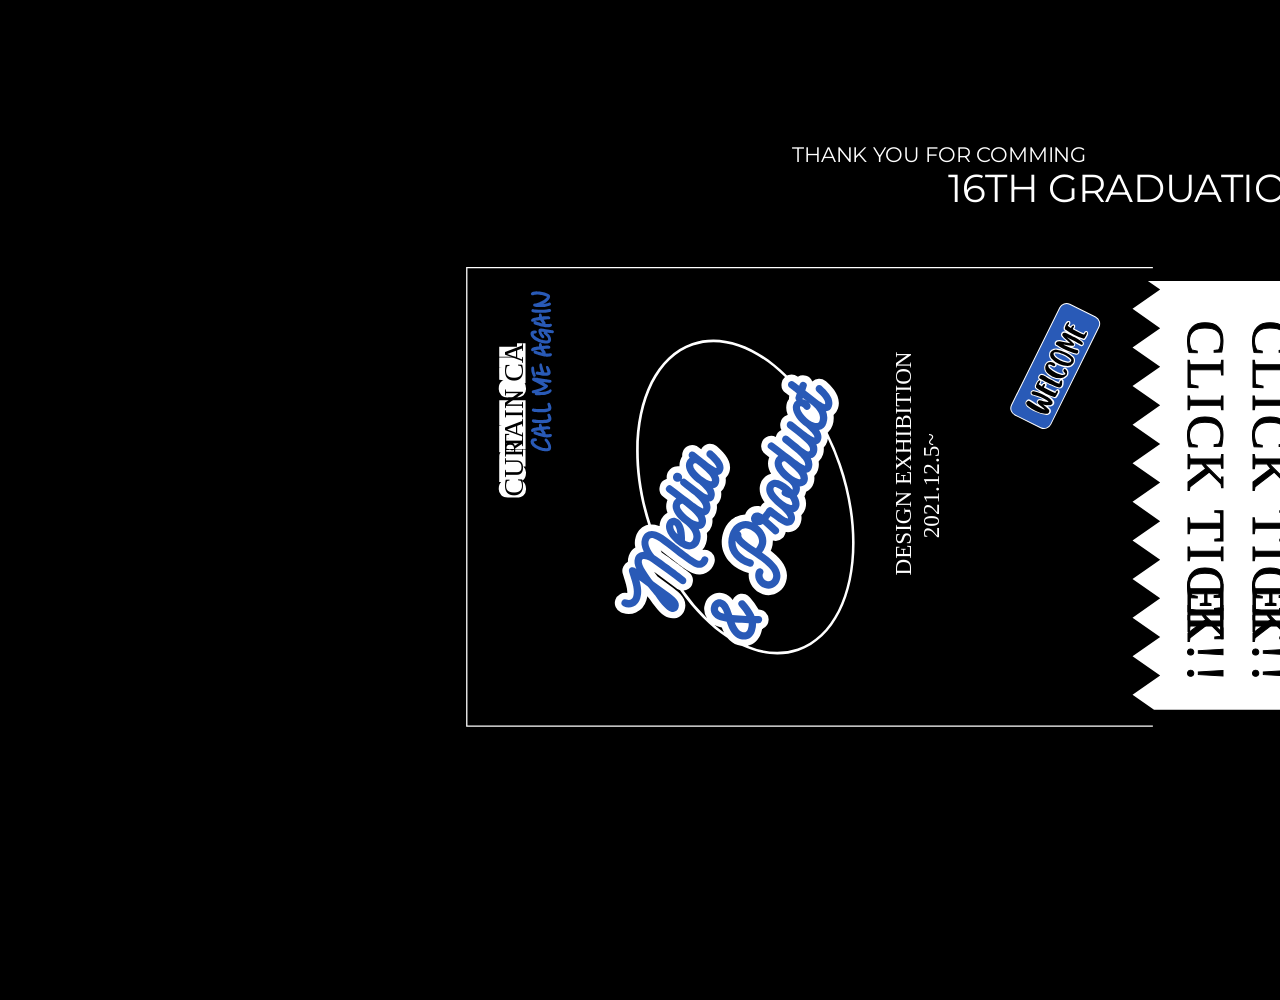
<file: index.html>
<!DOCTYPE html>
<html lang="en">
<head>
	<meta charset="UTF-8">
	<meta name="viewport" content="width=device-width, initial-scale=1.0">
	<link href="https://fonts.googleapis.com/css2?family=Montserrat:wght@800&display=swap" rel="stylesheet">

	<title>Ticket</title>
</head>


<body>
<div class="cont" onclick="location.href='#';">

<svg id="레이어_1" class="ticketbody" data-name="레이어 1" xmlns="http://www.w3.org/2000/svg" width="1920" height="992" viewBox="0 0 1920 992"><defs><style>.cls-1{fill:none;}.cls-2,.cls-7{fill:#295ab7;}.cls-2{stroke:#fff;stroke-miterlimit:10;}.cls-3,.cls-4,.cls-8,.cls-9{fill:#fff;}.cls-4{font-size:23.12px;}.cls-4,.cls-5,.cls-8,.cls-9{font-family:Impact;}.cls-5{font-size:28.03px;}.cls-6{letter-spacing:-0.04em;}.cls-8{font-size:20.6px;letter-spacing:-0.01em;}.cls-9{font-size:38.63px;letter-spacing:-0.01em;}.cls-10{letter-spacing:-0.06em;}</style></defs><rect class="cls-1" x="500.59" y="854.48" width="1.03" height="6.17"/><rect class="cls-2" x="985.53" y="336.25" width="123.51" height="43.67" rx="7.48" transform="translate(261.51 1137.56) rotate(-63.65)"/><path d="M1041.35,404.41a3.19,3.19,0,0,1-2,1.73,6.35,6.35,0,0,1-2.62.18,26.64,26.64,0,0,1-8.91-2.69c-1.63-.81-3.21-1.64-4.69-2.47a24.7,24.7,0,0,1-4.2-3,4.49,4.49,0,0,1-1.34-2,2.8,2.8,0,0,1,0-2.23,3.73,3.73,0,0,1,1.26-1.41,2.18,2.18,0,0,1,2.48-.24c.7.39,1.51.91,2.46,1.57a64.4,64.4,0,0,0,9,5.5l1.24.57-2-1.65a14.11,14.11,0,0,1-2.57-2.3,3,3,0,0,1-.76-1.26,2,2,0,0,1,.17-1.46,3.42,3.42,0,0,1,1.16-1.42c.92-.53,2.59-.34,5.26.58a21.91,21.91,0,0,0,2.49.62,8.86,8.86,0,0,0,1.09.12,4.76,4.76,0,0,0-.74-.53l-2.62-1.42a54.76,54.76,0,0,0-7.16-2.95l-3.63-1.19-1-.52a2,2,0,0,1-1-1.17,1.82,1.82,0,0,1,.11-1.41,2.54,2.54,0,0,1,2.87-1.39,35,35,0,0,1,3.66,1l3.33,1.29c1.08.43,2.14.9,3.16,1.4,1.66.87,2.92,1.55,3.79,2,2.84,1.68,4.54,3.32,5.19,5a3.29,3.29,0,0,1-.16,2.45,3.25,3.25,0,0,1-1.64,1.54,6.29,6.29,0,0,1-2.29.51,21.9,21.9,0,0,1-3.51-.25l.41.32,3,2.71a2.84,2.84,0,0,1,1,1.87A3.37,3.37,0,0,1,1041.35,404.41Z"/><path d="M1049.93,385c-1.91,3.86-2.53,4.34-3,4.48a1.91,1.91,0,0,1-1.33-.1,61,61,0,0,1-8.77-3.51c-1.68-.86-3.13-1.64-4.29-2.34s-2.52-1.58-4.09-2.65a3.73,3.73,0,0,1-1.37-1.43,3.25,3.25,0,0,1,.11-2.3,14.9,14.9,0,0,1,.83-2.09c.85-1.72,1.68-2.75,2.54-3.14a1.52,1.52,0,0,1,1.33,0,1.3,1.3,0,0,1,.67,1.33v.09l-.3,1-1,1.59c.75.47,1.47,1,2.18,1.48l.12-.25a5,5,0,0,1,.66-1,3.74,3.74,0,0,1,1-.8,1.49,1.49,0,0,1,1.45-.09,1.38,1.38,0,0,1,.7,1.48,4.28,4.28,0,0,1-.39,1.16,11.26,11.26,0,0,1-.61,1.12l-.11.12,0,0,6.21,3.2a42.71,42.71,0,0,0,3.92,1.72l.21.1a12.67,12.67,0,0,1,.76-1.31v0a2.08,2.08,0,0,1,.35-.5,2.74,2.74,0,0,1,.48-.43,1.13,1.13,0,0,1,1-.15h.07l.06,0a1.49,1.49,0,0,1,.86,1.29A3,3,0,0,1,1049.93,385Z"/><path d="M1053.52,378.8l0,.05a3.1,3.1,0,0,1-3.5.87,25.61,25.61,0,0,1-3.76-1.16c-1-.42-2.09-.91-3.2-1.46l-2-.9L1038.8,375c-1.47-.72-2.93-1.52-4.32-2.36l-3.11-1.73a2.75,2.75,0,0,1-.66-.51,1.29,1.29,0,0,1-.26-1.08v-.07l.38-1.06a3.26,3.26,0,0,1,1.89-1.73,3.36,3.36,0,0,1,2.66.26,42.24,42.24,0,0,1,4.2,2.4c1,.64,2.13,1.28,3.22,1.89.81.39,1.63.82,2.43,1.28s1.57.86,2.38,1.26l1.62.74a7.6,7.6,0,0,0,1.25.47l.41.13v-.08c0-.22,0-.45.06-.68a2.93,2.93,0,0,1,.28-.87,3.41,3.41,0,0,1,.93-1.13,1.41,1.41,0,0,1,1.61-.28,1.5,1.5,0,0,1,.78.91,2.11,2.11,0,0,1,.12,1,21.63,21.63,0,0,1-.27,3.22V377l-.39.92Z"/><path d="M1059.06,366.83a5.64,5.64,0,0,1-1,1.37,7.68,7.68,0,0,1-5.95,2.66,18.43,18.43,0,0,1-8.45-2,20.68,20.68,0,0,1-4.3-2.95,9.37,9.37,0,0,1-2.81-4.43,6.73,6.73,0,0,1,.48-4.94,6.2,6.2,0,0,1,2-2.33,6,6,0,0,1,3-1,6.86,6.86,0,0,1,3.56.81,4.46,4.46,0,0,1,2,2.06,1.56,1.56,0,0,1,0,1.47,2.3,2.3,0,0,1-3.09.89l-1.34-.83a5.26,5.26,0,0,0-1.77-.44c-.69-.06-.84.08-.84.08a1.09,1.09,0,0,0,0,.5,3.94,3.94,0,0,0,1.69,2.75,26.3,26.3,0,0,0,5.49,3.64c1.06.53,2,1,2.89,1.28a17.51,17.51,0,0,0,2.89.78,6.22,6.22,0,0,0,1.94-.1c.83-.16,1-.38,1-.38a.92.92,0,0,0-.2-.43,3.8,3.8,0,0,0-.9-.93,2.39,2.39,0,0,1-.81-1.52,2.64,2.64,0,0,1,.26-1.41,4.59,4.59,0,0,1,.87-1,1.31,1.31,0,0,1,1.5-.08l.37.26a5.46,5.46,0,0,1,1.76,5.71l-.24.59Z"/><path d="M1066,354.9a5.52,5.52,0,0,1-.8,1.19,6.83,6.83,0,0,1-5.51,2.72,20.36,20.36,0,0,1-8.46-1.91l-1-.46a21.91,21.91,0,0,1-6.92-5.11,7.42,7.42,0,0,1-1.75-3.51,5.52,5.52,0,0,1,4.2-6.47,8.64,8.64,0,0,1,2.89-.25c2.72.17,6.17,1.28,10.26,3.31a23.8,23.8,0,0,1,5.37,3.67,5.64,5.64,0,0,1,2.09,5.63A4.14,4.14,0,0,1,1066,354.9Zm-19.79-9.6a2.52,2.52,0,0,0,.63,2.19,11.12,11.12,0,0,0,2.59,2.47,33.55,33.55,0,0,0,3.23,1.88,27.32,27.32,0,0,0,5.83,2,5,5,0,0,0,2.56.17,1.89,1.89,0,0,0,1.34-1l.25-.74a.66.66,0,0,0-.08-.37,5.72,5.72,0,0,0-.53-.75l-.13-.08a16,16,0,0,0-2.65-2.05c-1-.6-2-1.18-3-1.71a24.1,24.1,0,0,0-3.15-1.27,13.71,13.71,0,0,0-4.69-1.07,4.46,4.46,0,0,0-1.34-.05A2.11,2.11,0,0,0,1046.25,345.3Z"/><path d="M1075,336.44a1.81,1.81,0,0,1-2.39.84,9.52,9.52,0,0,1-1.69-1c-.89-.6-2.81-1.67-5.69-3.16l-2-1-1-.46c1.31,1.19,2.57,2.43,3.78,3.69a1.69,1.69,0,0,1,.39,1.93,1.82,1.82,0,0,1-1,.87,4.77,4.77,0,0,1-2.24.21h-.1c-1.23-.1-2.44-.25-3.66-.44,1.07.46,2.15.9,3.26,1.32l1.07.41a24.18,24.18,0,0,0,5,1.55l1,.22.07,0a1.53,1.53,0,0,1,.81,1.17,3,3,0,0,1-.22,2.12,2.1,2.1,0,0,1-2.4,1.37,25.77,25.77,0,0,1-3.53-.93,81.52,81.52,0,0,1-9.76-4.07,61.65,61.65,0,0,1-6.33-3.62l-.25-.15a2.53,2.53,0,0,1-.82-.64,1.6,1.6,0,0,1-.32-1.37s.23-.72.24-.73a3.23,3.23,0,0,1,1.9-1.74,6.27,6.27,0,0,1,2.47-.33,10.54,10.54,0,0,1,2.51.42,61.69,61.69,0,0,0,6.14,1.2c-1.58-1.45-2.59-2.35-3-2.69a19.59,19.59,0,0,1-2.46-2.34,9.87,9.87,0,0,1-1-1.22,1.87,1.87,0,0,1-.35-1.24,3.21,3.21,0,0,1,.31-1.27,2.85,2.85,0,0,1,3.47-1.31c1.3.5,2.57,1.05,3.79,1.66,3.3,1.65,5.29,2.66,6,3a38,38,0,0,1,6.1,3.8,10,10,0,0,1,1.68,1.48,2.07,2.07,0,0,1,.4,2.27l0,.14Z"/><path d="M1078.85,326.6c-1.91,3.86-2.54,4.33-3,4.48a1.91,1.91,0,0,1-1.33-.11,59.86,59.86,0,0,1-8.77-3.51c-1.68-.85-3.13-1.64-4.29-2.33s-2.52-1.58-4.09-2.66A3.66,3.66,0,0,1,1056,321a3.2,3.2,0,0,1,.11-2.3,13.66,13.66,0,0,1,.83-2.08c.85-1.72,1.68-2.75,2.54-3.14a1.56,1.56,0,0,1,1.33,0,1.33,1.33,0,0,1,.67,1.34v.08l-.3,1-1,1.6c.75.46,1.47,1,2.18,1.48l.12-.25a5.38,5.38,0,0,1,.65-1,3.67,3.67,0,0,1,1-.8,1.51,1.51,0,0,1,1.46-.1,1.4,1.4,0,0,1,.7,1.49,4.57,4.57,0,0,1-.39,1.15c-.53,1-.58,1.08-.61,1.13l-.11.12,0,0,6.21,3.19a42.71,42.71,0,0,0,3.92,1.72l.21.11a15.15,15.15,0,0,1,.75-1.32l0,0a2.08,2.08,0,0,1,.35-.5,2.39,2.39,0,0,1,.48-.43,1.17,1.17,0,0,1,.95-.16l.06,0,.07,0a1.49,1.49,0,0,1,.86,1.29A3,3,0,0,1,1078.85,326.6Z"/><path class="cls-3" d="M1048.45,344.31a4.53,4.53,0,0,0-1.46,0,2.71,2.71,0,0,0-1.34.66,3.11,3.11,0,0,0,.72,2.94,11.25,11.25,0,0,0,2.72,2.59,32.59,32.59,0,0,0,3.28,1.92,27.62,27.62,0,0,0,6,2,5.62,5.62,0,0,0,2.82.18,2.57,2.57,0,0,0,1.78-1.35l.28-.82a1.3,1.3,0,0,0-.12-.88,6,6,0,0,0-.68-.92l-.1-.05a17.19,17.19,0,0,0-2.74-2.13c-1-.62-2-1.19-3-1.73a24.71,24.71,0,0,0-3.24-1.32A14.47,14.47,0,0,0,1048.45,344.31Zm10.47,5.2a15.34,15.34,0,0,1,2.55,2l.14.13,0,0a3.92,3.92,0,0,1,.37.52l-.21.61a1.3,1.3,0,0,1-.9.62,4.23,4.23,0,0,1-2.15-.15l-.06,0h-.06a25.78,25.78,0,0,1-5.7-1.94,34.39,34.39,0,0,1-3.15-1.83,10.36,10.36,0,0,1-2.42-2.32l0,0,0,0a1.94,1.94,0,0,1-.53-1.42,1.37,1.37,0,0,1,.38-.14,3.59,3.59,0,0,1,1.07,0h.15a13.21,13.21,0,0,1,4.44,1h0l.05,0a22.18,22.18,0,0,1,3.07,1.25C1057,348.35,1058,348.91,1058.92,349.51Z"/><path class="cls-3" d="M1062,316.47l.09-.15.05-.16.25-.84,0-.16V315a1.9,1.9,0,0,0-1-1.9,2.12,2.12,0,0,0-1.83,0c-1,.48-1.94,1.57-2.87,3.44a15.18,15.18,0,0,0-.88,2.19,3.71,3.71,0,0,0-.07,2.74,4.25,4.25,0,0,0,1.59,1.69l1.2.82c-.34-.15-.68-.29-1-.42a3.42,3.42,0,0,0-4.15,1.43l-.06.08,0,.09a3.64,3.64,0,0,0-.38,1.53,2.48,2.48,0,0,0,.48,1.64,9.88,9.88,0,0,0,1,1.28A22.22,22.22,0,0,0,1057,332c.25.2.73.62,1.43,1.25-1.36-.24-2.71-.53-4.05-.86a11.31,11.31,0,0,0-2.59-.44,7.27,7.27,0,0,0-2.71.37,3.86,3.86,0,0,0-2.24,2l0,.08,0,.08-.21.6,0,.1,0,.1a2.25,2.25,0,0,0,.47,1.88,3.23,3.23,0,0,0,1,.79l.22.14a61.8,61.8,0,0,0,6.37,3.63l.93.45a23.06,23.06,0,0,0-6.83-1.74,9.27,9.27,0,0,0-3.07.28,6.16,6.16,0,0,0-4.66,7.19,8.07,8.07,0,0,0,1.89,3.8c.32.36.68.72,1,1.07a6,6,0,0,0-1.63-.11,6.51,6.51,0,0,0-3.27,1.16,6.81,6.81,0,0,0-2.19,2.57,7.34,7.34,0,0,0-.52,5.38,10,10,0,0,0,3,4.71,21.81,21.81,0,0,0,4.45,3.06,19.36,19.36,0,0,0,8.4,2l-.15.1a4.19,4.19,0,0,0-1.09,1.34,3.47,3.47,0,0,0-.34,1.05v0a6,6,0,0,1-.81-.33L1048,373c-.75-.37-1.54-.79-2.32-1.22s-1.63-.89-2.47-1.31c-1-.58-2.13-1.21-3.17-1.85a38,38,0,0,0-4.23-2.42,4,4,0,0,0-3.15-.3,3.87,3.87,0,0,0-2.21,2l0,.06,0,.07-.35,1,0,.14,0,.14a1.9,1.9,0,0,0,.41,1.57,3.2,3.2,0,0,0,.64.52,2.22,2.22,0,0,0-.31.1c-1,.47-1.94,1.56-2.87,3.44a14.62,14.62,0,0,0-.88,2.18,3.79,3.79,0,0,0-.07,2.75,4.3,4.3,0,0,0,1.59,1.68c1.57,1.08,3,2,4.12,2.67l.07,0c-.92-.36-1.84-.72-2.8-1.08l0,0h0a37.08,37.08,0,0,0-3.72-1,3.16,3.16,0,0,0-3.51,1.64l0,0,0,0a2.51,2.51,0,0,0-.14,1.88,2.66,2.66,0,0,0,1.17,1.48l.05,0,.06,0,1,.48.08,0,.09,0,3.62,1.19a54.79,54.79,0,0,1,7,2.86c-2.65-.89-4.33-1-5.37-.42a4,4,0,0,0-1.43,1.69,2.66,2.66,0,0,0-.22,1.9,3.65,3.65,0,0,0,.92,1.54l.32.35q-2.61-1.53-5.21-3.41a28.63,28.63,0,0,0-2.49-1.6h0l0,0a2.83,2.83,0,0,0-3.16.32,4.36,4.36,0,0,0-1.43,1.61,3.46,3.46,0,0,0-.07,2.71,5.1,5.1,0,0,0,1.53,2.27,25.88,25.88,0,0,0,4.3,3c1.49.83,3.07,1.66,4.72,2.48a27.32,27.32,0,0,0,9.14,2.75,6.82,6.82,0,0,0,2.85-.2,3.9,3.9,0,0,0,2.4-2,4,4,0,0,0,.39-2.23,3.49,3.49,0,0,0-1.23-2.27l-1.9-1.73c.53,0,1.07.05,1.6,0a6.85,6.85,0,0,0,2.54-.55,3.81,3.81,0,0,0,2.17-4.68v-.05l0-.06c-.66-1.7-2.24-3.32-4.82-4.94,1.62.66,3.27,1.27,4.94,1.79a2.53,2.53,0,0,0,1.72.1c.64-.22,1.3-.71,3.32-4.79a3.73,3.73,0,0,0,.31-2.32,2.11,2.11,0,0,0-1.2-1.72l-.12-.06-.14,0a1.75,1.75,0,0,0-1.43.23,2.85,2.85,0,0,0-.61.54,3.39,3.39,0,0,0-.46.66c-.16.25-.32.52-.48.8-1.14-.44-2.34-1-3.58-1.59l-5.62-2.9c.09-.17.2-.39.37-.7h0a4.8,4.8,0,0,0,.44-1.23l0-.09v-.09a2.07,2.07,0,0,0-.65-1.81l1,.52,2.18,1.17,0,0,0,0,2,.91c1.09.54,2.18,1,3.22,1.46a24.63,24.63,0,0,0,3.85,1.19,3.71,3.71,0,0,0,4.09-1l.1-.11.08-.12.44-.77,0-.07,0-.08.34-.82.06-.13,0-.15a22.28,22.28,0,0,0,.29-3.32,2.88,2.88,0,0,0-.16-1.18,2.13,2.13,0,0,0-1-1.2,8.11,8.11,0,0,0,4.5-2.67,6,6,0,0,0,1-1.5l0,0v0l.2-.48,0-.09,0-.1a6.12,6.12,0,0,0-1.88-6.28l-.06-.05-.06,0-.28-.2-.08-.06-.1-.05a1.94,1.94,0,0,0-2.17.15,4.88,4.88,0,0,0-1,1.12l0,.06,0,.07a3.23,3.23,0,0,0-.32,1.76,3,3,0,0,0,.89,1.82l.08.08.09.06a3.23,3.23,0,0,1,.6.57l-.22.05a5.79,5.79,0,0,1-1.74.09,16.09,16.09,0,0,1-2.75-.75,28.57,28.57,0,0,1-2.83-1.25,25.79,25.79,0,0,1-5.32-3.51l0,0,0,0a3.39,3.39,0,0,1-1.41-2.22h.14a5,5,0,0,1,1.55.38l1.24.77,0,0,0,0a2.86,2.86,0,0,0,3.8-1l.07-.09,0-.1a2.14,2.14,0,0,0,.09-1.7c.45.25.9.51,1.38.75l1,.48a20.82,20.82,0,0,0,8.67,2,7.5,7.5,0,0,0,6-3,6.15,6.15,0,0,0,.87-1.3,4.73,4.73,0,0,0,.43-1.38,6.31,6.31,0,0,0-2.34-6.22,24.65,24.65,0,0,0-5.3-3.65q2.49,1,5.06,1.93a26.7,26.7,0,0,0,3.62.95,2.7,2.7,0,0,0,3.07-1.7,3.62,3.62,0,0,0,.26-2.57,2.14,2.14,0,0,0-1.14-1.56l-.12-.06-.14,0-.86-.21a23.38,23.38,0,0,1-4.86-1.51l-.15-.05a5.47,5.47,0,0,0,1.7-.29h0l0,0a2.43,2.43,0,0,0,1.29-1.16,2.26,2.26,0,0,0-.43-2.56l0,0,0,0c-.27-.29-.55-.57-.83-.86,2.49,1.3,4.17,2.24,5,2.8a11,11,0,0,0,1.63,1l.1,0,.11,0a2.46,2.46,0,0,0,3.12-1.16l.06-.12,0-.12v0a2.66,2.66,0,0,0-.47-2.83l0,0,0,0a10.19,10.19,0,0,0-1.79-1.58c-.68-.52-1.38-1-2.1-1.48q1.62.61,3.27,1.14a2.56,2.56,0,0,0,1.71.1c.65-.22,1.31-.71,3.33-4.8a3.69,3.69,0,0,0,.31-2.31,2.1,2.1,0,0,0-1.2-1.72l-.13-.07-.13,0a1.81,1.81,0,0,0-1.44.24,3.06,3.06,0,0,0-.6.54,2.88,2.88,0,0,0-.46.66c-.16.25-.32.51-.48.8-1.14-.45-2.34-1-3.58-1.59l-5.62-2.91.37-.7h0a5.37,5.37,0,0,0,.44-1.23l0-.09v-.09a2,2,0,0,0-1-2.09,2.13,2.13,0,0,0-2,.11,4,4,0,0,0-1.16.94,4.46,4.46,0,0,0-.52.71l-1.11-.75ZM1039.57,389q4,2.38,4.92,4.71a2.57,2.57,0,0,1-1.47,3.19,5.27,5.27,0,0,1-2.06.45,20.47,20.47,0,0,1-4.94-.53,3.29,3.29,0,0,0-1.14-.28c.58.42,1.13.83,1.63,1.23l1,.77,3,2.68a2.25,2.25,0,0,1,.82,1.47,2.74,2.74,0,0,1-.27,1.55,2.62,2.62,0,0,1-1.64,1.4,5.61,5.61,0,0,1-2.36.16,25.9,25.9,0,0,1-8.72-2.63c-1.62-.8-3.18-1.62-4.66-2.45a24.32,24.32,0,0,1-4.1-2.88,3.87,3.87,0,0,1-1.16-1.72,2.24,2.24,0,0,1,0-1.75,3,3,0,0,1,1.06-1.17,1.6,1.6,0,0,1,1.85-.2,26.2,26.2,0,0,1,2.37,1.53,66,66,0,0,0,9.13,5.54l1.9.88a9.4,9.4,0,0,0,1.75.64.15.15,0,0,0,.18-.1.27.27,0,0,0,0-.35c-.1-.09-1.39-1.16-3.87-3.19a13.48,13.48,0,0,1-2.51-2.23,2.62,2.62,0,0,1-.63-1,1.41,1.41,0,0,1,.14-1,2.76,2.76,0,0,1,.93-1.17c.71-.41,2.29-.2,4.72.65a24.15,24.15,0,0,0,2.59.64,11.48,11.48,0,0,0,2.56.12,5.55,5.55,0,0,0-1.79-1.69l-2.64-1.43a54.12,54.12,0,0,0-7.26-3l-3.63-1.19-1-.49a1.37,1.37,0,0,1-.64-.79,1.23,1.23,0,0,1,.07-1,2,2,0,0,1,2.2-1.05,36.07,36.07,0,0,1,3.58,1l3.29,1.28c1.07.42,2.11.89,3.12,1.38C1037.46,387.84,1038.71,388.51,1039.57,389Zm-2.48-12.18a4.32,4.32,0,0,1-.33.93c-.34.64-.53,1-.56,1a.55.55,0,0,1-.14.12,1.72,1.72,0,0,0-.18.45c0,.12.12.27.42.47l6.26,3.23c1.38.68,2.71,1.27,4,1.75l.31.15c.27.13.49,0,.65-.28a13.5,13.5,0,0,1,.75-1.32,2,2,0,0,1,.31-.46,2.25,2.25,0,0,1,.37-.33.51.51,0,0,1,.44-.06.85.85,0,0,1,.52.76,2.47,2.47,0,0,1-.19,1.6q-2,3.94-2.6,4.17a1.39,1.39,0,0,1-.91-.1,58.62,58.62,0,0,1-8.71-3.49c-1.69-.85-3.1-1.62-4.25-2.31s-2.51-1.56-4.06-2.63a3.2,3.2,0,0,1-1.16-1.18,2.75,2.75,0,0,1,.14-1.85,13.62,13.62,0,0,1,.79-2,6,6,0,0,1,2.25-2.85,1,1,0,0,1,.79-.05c.22.11.33.37.32.77l-.25.83L1030.9,376a.3.3,0,0,0,.16.46,30.72,30.72,0,0,1,2.81,1.94c.08,0,.18,0,.29-.24l.31-.58a4.38,4.38,0,0,1,.56-.86,3.13,3.13,0,0,1,.82-.66.89.89,0,0,1,.87-.08C1037,376.08,1037.12,376.37,1037.09,376.82Zm-2.77-3.58c.82.49,1.68,1,2.56,1.44a2.17,2.17,0,0,0-1.63.25,4.28,4.28,0,0,0-1.16.94,4.46,4.46,0,0,0-.52.71l-1.1-.75.63-1,.09-.14,0-.17.25-.83.06-.17v-.17a2.52,2.52,0,0,0-.06-.58Zm19.79-.24a1.54,1.54,0,0,1,.09.72,20.45,20.45,0,0,1-.27,3.18l-.34.82-.44.77a2.47,2.47,0,0,1-2.84.7,24.27,24.27,0,0,1-3.73-1.14c-1-.42-2.07-.9-3.16-1.44l-2-.92-2.21-1.19c-1.47-.73-2.91-1.51-4.3-2.35l-3.13-1.74a2.29,2.29,0,0,1-.5-.38.77.77,0,0,1-.1-.59l.35-1a2.63,2.63,0,0,1,1.51-1.37,2.82,2.82,0,0,1,2.19.23,39.7,39.7,0,0,1,4.12,2.37c1.07.65,2.15,1.29,3.27,1.91.82.4,1.63.83,2.42,1.27s1.6.87,2.42,1.28l1.64.75a7.42,7.42,0,0,0,1.34.51l.71.22c.23.07.37,0,.43-.08s.05-.46.06-.67,0-.41.06-.62a2.24,2.24,0,0,1,.22-.68,2.86,2.86,0,0,1,.76-.93.87.87,0,0,1,1-.2A.88.88,0,0,1,1054.11,373Zm-6.83-16.57a.93.93,0,0,1,0,.91,1.65,1.65,0,0,1-2.25.61l-1.29-.8a5.76,5.76,0,0,0-2-.53c-.79-.07-1.28.07-1.46.43a1.58,1.58,0,0,0,0,.87,4.57,4.57,0,0,0,1.94,3.16,26.73,26.73,0,0,0,5.58,3.69,28.89,28.89,0,0,0,3,1.3,17.21,17.21,0,0,0,3,.82,6.79,6.79,0,0,0,2.18-.11c.76-.15,1.23-.39,1.39-.71A1.09,1.09,0,0,0,1057,365a4.23,4.23,0,0,0-1.06-1.09,1.68,1.68,0,0,1-.54-1.06,1.92,1.92,0,0,1,.2-1.08,3.58,3.58,0,0,1,.7-.84.73.73,0,0,1,.83,0l.28.2a4.85,4.85,0,0,1,1.52,5.06l-.21.48a4.76,4.76,0,0,1-.85,1.2,7,7,0,0,1-5.5,2.48,17.77,17.77,0,0,1-8.17-1.94,20.08,20.08,0,0,1-4.17-2.86,8.71,8.71,0,0,1-2.62-4.13,6.1,6.1,0,0,1,.44-4.49,5.59,5.59,0,0,1,1.79-2.1,5.25,5.25,0,0,1,2.65-.93,6.14,6.14,0,0,1,3.24.74A3.88,3.88,0,0,1,1047.28,356.43Zm16.54-7.92a5,5,0,0,1,1.9,5.05,3.35,3.35,0,0,1-.32,1,4.74,4.74,0,0,1-.71,1.05,6.21,6.21,0,0,1-5,2.51,19.57,19.57,0,0,1-8.18-1.85l-1-.47a21,21,0,0,1-6.71-4.95,6.69,6.69,0,0,1-1.6-3.2,5,5,0,0,1,.4-3.14,4.93,4.93,0,0,1,3.35-2.62,7.86,7.86,0,0,1,2.67-.24q4,.26,10,3.25A22.77,22.77,0,0,1,1063.82,348.51Zm3-19.15a35.93,35.93,0,0,1,6,3.73,9.57,9.57,0,0,1,1.6,1.41,1.43,1.43,0,0,1,.27,1.63l0,.14c-.29.59-.85.76-1.66.52a8.31,8.31,0,0,1-1.49-.93c-.94-.63-2.87-1.71-5.78-3.21l-2-1-3-1.44a11.66,11.66,0,0,0-1.58-.66,1.57,1.57,0,0,0,.48.44l1.21,1.1q2.61,2.28,5,4.77a1.14,1.14,0,0,1,.29,1.23,1.23,1.23,0,0,1-.67.56,4.06,4.06,0,0,1-1.9.18h-.19a52,52,0,0,1-7.77-1.27.24.24,0,0,0,.12.21.7.7,0,0,1,.2.18q3.23,1.59,6.83,3l1.07.41a24.46,24.46,0,0,0,5.06,1.58l.86.2a.94.94,0,0,1,.48.72,2.43,2.43,0,0,1-.16,1.74,1.52,1.52,0,0,1-1.73,1,25.94,25.94,0,0,1-3.44-.91,81.26,81.26,0,0,1-9.69-4,60.52,60.52,0,0,1-6.27-3.59l-.27-.16a2.33,2.33,0,0,1-.67-.51,1.06,1.06,0,0,1-.18-.87l.21-.6a2.64,2.64,0,0,1,1.53-1.39,6,6,0,0,1,2.23-.29,9.8,9.8,0,0,1,2.36.4,62.86,62.86,0,0,0,8.18,1.47q-3.66-3.37-4.48-4a20.71,20.71,0,0,1-2.39-2.27,10.41,10.41,0,0,1-.92-1.16,1.29,1.29,0,0,1-.24-.87,2.38,2.38,0,0,1,.24-1,2.2,2.2,0,0,1,2.7-1,39.72,39.72,0,0,1,3.73,1.63Q1065.79,328.83,1066.79,329.36Zm-3.71-9.61c.11-.2.21-.4.3-.59a4.86,4.86,0,0,1,.57-.85,3.13,3.13,0,0,1,.82-.66.89.89,0,0,1,.87-.08c.28.13.4.43.36.88a3.73,3.73,0,0,1-.32.92c-.34.64-.53,1-.56,1a.58.58,0,0,1-.14.13,1.6,1.6,0,0,0-.18.45c0,.12.12.27.42.47l6.26,3.22a42.57,42.57,0,0,0,4,1.75l.31.16c.27.13.49,0,.65-.29a13.5,13.5,0,0,1,.75-1.32,2.11,2.11,0,0,1,.31-.45,1.87,1.87,0,0,1,.37-.33.51.51,0,0,1,.44-.07.86.86,0,0,1,.52.77,2.47,2.47,0,0,1-.19,1.6q-1.95,3.94-2.6,4.17a1.45,1.45,0,0,1-.91-.1,60.3,60.3,0,0,1-8.72-3.49q-2.52-1.27-4.25-2.31c-1.14-.69-2.5-1.57-4.05-2.63a3.27,3.27,0,0,1-1.16-1.18,2.73,2.73,0,0,1,.13-1.85,14.38,14.38,0,0,1,.8-2,6,6,0,0,1,2.24-2.85.92.92,0,0,1,.8-.05c.22.11.33.36.32.76l-.25.84-1.15,1.79a.3.3,0,0,0,.16.46,32.71,32.71,0,0,1,2.81,1.93C1062.87,320,1063,320,1063.08,319.75Z"/><text class="cls-4" transform="translate(903.04 567.49) rotate(-90)">DESIGN EXHIBITION<tspan x="37.29" y="27.74">2021.12.5~</tspan></text><path class="cls-3" d="M491.23,424.6v19.76h1.27c-1.21,1.71-1.23,3.38-1.21,5.24,0,.74,0,1.58-.06,2.73v21.56h2l-.07.05c-1.57,1.5-2.35,3.7-2.4,6.74v.13a8.43,8.43,0,0,0,2.53,6.49c1.86,1.73,4.63,2.48,7.82,2.19h6.37c3.71.19,6.39-.56,8.18-2.29a8.58,8.58,0,0,0,2.33-6.45v-.27c-.07-2.91-.89-5.06-2.49-6.54a6.57,6.57,0,0,0-1.54-1.05,7.05,7.05,0,0,0,1.55-1.05c1.57-1.45,2.38-3.66,2.48-6.79v-.23a8,8,0,0,0-2.4-6.15,2.69,2.69,0,0,0-.27-.2h2.21v-17H509c-1.92,0-3.6,0-4.92,1a8.1,8.1,0,0,0-4.24-1V441h17.73V392.27h-26.3v25.08H494l-2.81.41V422m8.57,9.08v-.22l1.68.22Z"/><path class="cls-3" d="M491.23,366.66v5.08l4.32.58a6.94,6.94,0,0,0-2.39,1.46c-1.57,1.49-2.35,3.69-2.4,6.73v.13a8.46,8.46,0,0,0,2.53,6.5c1.86,1.72,4.63,2.47,7.82,2.18h6.37c3.71.19,6.39-.56,8.18-2.29a8.57,8.57,0,0,0,2.33-6.44v-.28a9.94,9.94,0,0,0-1.38-5.2l.92.12v-39.9H509v3.51H491.23v9.9H509v.76H491.23v9.9H494l-2.81.42V364"/><text class="cls-5" transform="translate(515.46 488.4) rotate(-90)">CUR<tspan class="cls-6" x="45.94" y="0">T</tspan><tspan x="57.74" y="0">AIN CALL</tspan></text><path class="cls-7" d="M524.82,430.38a2.79,2.79,0,0,0-1.5,1h0a4,4,0,0,0-.48,3.75,7.28,7.28,0,0,0,.66,1.38,9.37,9.37,0,0,0,.85,1.16,8.91,8.91,0,0,0,.88.87,12.44,12.44,0,0,0,2.45,1.72c.79.41,1.64.81,2.53,1.19.68.28,1.33.53,1.93.74s1.21.39,1.8.54,1.2.28,1.81.38,1.23.17,1.91.23a13.48,13.48,0,0,0,1.8,0,4.72,4.72,0,0,0,1.75-.47,3.27,3.27,0,0,0,1.37-1.24,3.94,3.94,0,0,0,.53-2.14,7.85,7.85,0,0,0-.45-2.65,17.58,17.58,0,0,0-1-2.32,15.71,15.71,0,0,0-1.36-2,14.24,14.24,0,0,0-1.54-1.67,1.44,1.44,0,0,0-1-.41,1.28,1.28,0,0,0-.9.46,1.47,1.47,0,0,0,0,1.76c.62.77,1.1,1.39,1.46,1.88a11.76,11.76,0,0,1,.87,1.39,12.8,12.8,0,0,1,.76,1.64,4.72,4.72,0,0,1,.28,1.57,1.08,1.08,0,0,1-.14.61.81.81,0,0,1-.39.31,2.41,2.41,0,0,1-.8.17,8.82,8.82,0,0,1-1.14,0c-.71-.07-1.32-.15-1.84-.23a12.36,12.36,0,0,1-1.45-.31c-.46-.13-.94-.29-1.42-.47l-1.72-.7c-.49-.21-1.06-.5-1.73-.87a14,14,0,0,1-1.88-1.22,7.89,7.89,0,0,1-1.46-1.42,1.94,1.94,0,0,1-.49-1.18c0-.31.09-.35.14-.38a3.48,3.48,0,0,1,1.09-.3,9.54,9.54,0,0,0,1-.2,1.26,1.26,0,0,0,.86-1.79,1.32,1.32,0,0,0-.68-.77,2.91,2.91,0,0,0-.92-.24,6.66,6.66,0,0,0-1,0A6.83,6.83,0,0,0,524.82,430.38Z"/><path class="cls-7" d="M531,416.94a8.32,8.32,0,0,0,0,2c0,.07,0,.14,0,.21l-.59.06-.68.07a2.5,2.5,0,0,0-.46.06l-1.35.21q-.74.14-1.44.3a9.84,9.84,0,0,0-1.42.46,4.23,4.23,0,0,0-1.22.72,3.66,3.66,0,0,0-.48.49,1.75,1.75,0,0,0-.29,1.19,1.31,1.31,0,0,0,1.35,1.24,2.09,2.09,0,0,0,1-.23c.19-.09.43-.21.71-.37a7.87,7.87,0,0,1,.74-.32,5,5,0,0,1,.78-.21,11.2,11.2,0,0,1,1.13-.16l1.21-.13,1.35-.12.86-.08c.31.52.62,1,.94,1.5a17,17,0,0,0,1.22,1.68l-1.62-.47c-.7-.2-1.41-.41-2.13-.64a14.4,14.4,0,0,1-1.95-.77,3.91,3.91,0,0,0-.68-.28c-.23-.06-.42-.11-.61-.14a1.71,1.71,0,0,0-1.36.39,1.55,1.55,0,0,0-.46,1.39,2,2,0,0,0,.28.88,1.66,1.66,0,0,0,1,.68c.2.05.42.12.66.2l1.61.52c.27.09.51.16.68.2l.71.23c.3.1.64.19,1,.29l1,.28c.37.11.69.19,1,.27l1.77.41q.92.21,2,.36c.29,0,.61.07,1,.1s.7.05,1,.05a16.77,16.77,0,0,0,1.87-.12,4.59,4.59,0,0,0,1.9-.67,2.19,2.19,0,0,0,.56-.48,1.31,1.31,0,0,0,.32-.87v-.13a1.23,1.23,0,0,0-.44-1,1.4,1.4,0,0,0-.76-.29,2.54,2.54,0,0,0-.61,0,2.6,2.6,0,0,0-.59.17,1,1,0,0,1-.26.07l-.61.11-.33,0a3.86,3.86,0,0,1-.51,0l-.8,0-1.2-.11h0c-.14,0-.27,0-.41-.06a1.13,1.13,0,0,0,.19-.38,1.56,1.56,0,0,0-.25-1.37c-.26-.4-.5-.74-.71-1l-.64-.86a6.8,6.8,0,0,1-.41-.66l2.29-.27c.51-.05,1-.11,1.39-.17a2.1,2.1,0,0,1,.41,0h.8a2.74,2.74,0,0,0,.5,0,1.23,1.23,0,0,0,1.31-1.25,1.8,1.8,0,0,0,0-.22,1.39,1.39,0,0,0-.59-1.08,2.37,2.37,0,0,0-.82-.37,4.63,4.63,0,0,0-.83-.13h-.65l-1.11,0-1.06.08-.86.06-1,.07-1,.08-.29,0c-.06-.18-.11-.36-.15-.5s-.09-.37-.15-.6-.08-.35-.1-.42a2.74,2.74,0,0,0-.2-.7,1.16,1.16,0,0,0-1.11-.7A1.21,1.21,0,0,0,531,416.94Z"/><path class="cls-7" d="M539.65,406.09a1.21,1.21,0,0,0-.22,1.05,11,11,0,0,0,.34,1.27,10.53,10.53,0,0,1,.3,1.15q.12.51.18.93c0,.25,0,.34,0,.39a1.2,1.2,0,0,1-.25.16,10.5,10.5,0,0,1-1.3.44c-.4.1-.81.18-1.21.24a10,10,0,0,1-1.25.13l-1.51.07h-3.45c-.39,0-.65,0-.83,0l-2.14-.17c-.73-.05-1.4-.12-2-.2l-.54-.12a4.24,4.24,0,0,0-.68-.07,1.22,1.22,0,0,0-1,.63,1.65,1.65,0,0,0-.19,1.36,1.32,1.32,0,0,0,.85.94l.41.16a3.8,3.8,0,0,0,.54.18c.19.05.4.1.64.14l.87.12c.9.09,1.78.17,2.65.22s1.72.09,2.53.09,1.74,0,2.53,0,1.58-.06,2.31-.14a15.67,15.67,0,0,0,2.16-.37,10.2,10.2,0,0,0,2-.72,3.69,3.69,0,0,0,1.43-1.13,3,3,0,0,0,.55-1.87,7.78,7.78,0,0,0,0-.88,5.53,5.53,0,0,0-.15-.77c-.06-.22-.13-.44-.24-.77l-.22-.6a6.43,6.43,0,0,0-.37-.91c-.14-.28-.27-.5-.32-.58a1.31,1.31,0,0,0-.82-.75,1.47,1.47,0,0,0-.88,0A1.45,1.45,0,0,0,539.65,406.09Z"/><path class="cls-7" d="M539.65,395.23a1.23,1.23,0,0,0-.22,1.06,11,11,0,0,0,.34,1.27,10.53,10.53,0,0,1,.3,1.15c.08.33.14.64.18.92s0,.35,0,.4a2,2,0,0,1-.25.16,9,9,0,0,1-1.3.43,10.4,10.4,0,0,1-1.21.25,12.28,12.28,0,0,1-1.25.13l-1.51.07h-3.45c-.39,0-.65,0-.83,0l-2.14-.17c-.73-.05-1.4-.12-2-.2l-.54-.12a3.34,3.34,0,0,0-.68-.07,1.22,1.22,0,0,0-1,.63,1.65,1.65,0,0,0-.19,1.36,1.32,1.32,0,0,0,.85.94l.41.16a5.69,5.69,0,0,0,.54.18c.19,0,.4.1.64.14l.87.12c.9.09,1.78.17,2.65.22s1.72.09,2.53.09,1.74,0,2.53,0,1.58-.07,2.31-.14a15.67,15.67,0,0,0,2.16-.37,9.64,9.64,0,0,0,2-.73,3.58,3.58,0,0,0,1.43-1.12,3.07,3.07,0,0,0,.55-1.87,8.09,8.09,0,0,0,0-.89,5.68,5.68,0,0,0-.15-.76c-.06-.22-.13-.44-.24-.77l-.22-.6a6.43,6.43,0,0,0-.37-.91c-.14-.28-.27-.5-.32-.58a1.31,1.31,0,0,0-.82-.75,1.47,1.47,0,0,0-.88,0A1.43,1.43,0,0,0,539.65,395.23Z"/><path class="cls-7" d="M524.13,371h0a1.63,1.63,0,0,0,.07,1.11,1.79,1.79,0,0,0,1,.9l.24.11,1.32.64.72.33c1,.47,2,.93,2.84,1.37s1.8.93,2.78,1.45L535,378q.45.26.87.54l-.27.15a2,2,0,0,1-.36.18l-1.27.59-.58.28a14.1,14.1,0,0,1-1.71.72l-1.82.61-2.41.75a12.12,12.12,0,0,1-2.23.47,1.76,1.76,0,0,0-1.09.52,1.42,1.42,0,0,0-.32,1.33,1.38,1.38,0,0,0,1.2,1.06,4.3,4.3,0,0,0,.94,0l.54-.07.44-.08a2.69,2.69,0,0,0-.18.73,1.33,1.33,0,0,0,.34,1.08,1.43,1.43,0,0,0,.95.45h.34l.55,0h2.81c1-.05,2-.12,3-.19a17.36,17.36,0,0,0,2.81-.43c.37-.08.83-.2,1.4-.38a14.88,14.88,0,0,0,1.7-.66,10,10,0,0,0,1.62-.95,3.82,3.82,0,0,0,1.24-1.49,1.71,1.71,0,0,0,.14-.67v-.11a1.05,1.05,0,0,0-.6-1,1.28,1.28,0,0,0-1.32.09,5.55,5.55,0,0,1-.56.36l0,0a10,10,0,0,1-1.59.85,13.69,13.69,0,0,1-3.83,1,34.7,34.7,0,0,1-4,.22l-.88,0h-.65c.51-.16,1-.31,1.51-.48a32.27,32.27,0,0,0,4.42-1.89,15.29,15.29,0,0,0,1.48-.85l1.11-.72a4.05,4.05,0,0,0,.85-.68,1.55,1.55,0,0,0-.13-2.23,5,5,0,0,0-.72-.56c-.7-.44-1.38-.88-2-1.32a21.71,21.71,0,0,0-2.13-1.23l0,0c.6.09,1.14.18,1.62.24l2,.25.94.1,1.46.11.59,0h1a1.46,1.46,0,0,0,1.35-1.19,1.34,1.34,0,0,0,0-.2,1.38,1.38,0,0,0-.8-1.26,4.23,4.23,0,0,0-1.54-.37l-1.76-.17c-.53-.05-1-.11-1.54-.18l-1.57-.2-1.76-.28-1.42-.24-1.54-.26q-.78-.1-1.47-.24c-.48-.09-.94-.18-1.39-.25s-.91-.15-1.36-.2-.94-.11-1.45-.14a1.59,1.59,0,0,0-1.18.36A1.78,1.78,0,0,0,524.13,371Z"/><path class="cls-7" d="M531.48,356.48a6.83,6.83,0,0,0,.08,2.81c.11.63.25,1.24.4,1.81.21.75.42,1.49.64,2.24.08.26.16.5.24.74h0l-1.1-.2-1.15-.23-1.33-.22a1.26,1.26,0,0,0-1.26.48,1.72,1.72,0,0,0,.48,2.49,4.86,4.86,0,0,0,1.2.37c.4.08.76.14,1.07.18l.86.14.83.15c.29.06.63.11,1,.17,1,.15,2,.26,2.88.33a15.51,15.51,0,0,0,2.88-.07,5.27,5.27,0,0,0,1.72-.48,3.22,3.22,0,0,0,1.36-1.25,2,2,0,0,0,.3-.76,3.37,3.37,0,0,0,.07-.69,5.46,5.46,0,0,0-.11-1.1,3.81,3.81,0,0,0-.36-1.11c-.06-.13-.17-.38-.32-.74s-.35-.83-.56-1.26a12.4,12.4,0,0,0-.66-1.21,2.15,2.15,0,0,0-1-1,1.38,1.38,0,0,0-1.07,0,1.08,1.08,0,0,0-.64,1.29c.08.29.19.66.34,1.13l.48,1.43c.16.49.31,1,.45,1.43a8.88,8.88,0,0,1,.22,1s0-.05,0-.05a1.28,1.28,0,0,1-.5.16c-.27,0-.56,0-.85,0l-1.06,0a3.51,3.51,0,0,1-.53-.07l-.25-.62q-.24-.58-.48-1.23c-.17-.42-.32-.86-.48-1.31l-.45-1.38c-.15-.43-.29-.92-.43-1.49s-.26-1.1-.35-1.58a2.39,2.39,0,0,0-.29-.8,1.16,1.16,0,0,0-1.17-.6A1.31,1.31,0,0,0,531.48,356.48Z"/><path class="cls-7" d="M527.65,367.06a5.52,5.52,0,0,0-.27-.94c-.09-.24-.2-.49-.31-.75v0a4.12,4.12,0,0,1-.27-.8c-.1-.37-.19-.75-.28-1.16s-.17-.79-.23-1.17-.11-.72-.14-.88,0-.11,0-.26,0-.27,0-.4l0-.3,0-.24a3.1,3.1,0,0,0-.24-1,1.29,1.29,0,0,0-.86-.69,1.18,1.18,0,0,0-1.37.55,2.6,2.6,0,0,0-.33,1q-.06.39-.09.78c0,.27,0,.47,0,.61a12.59,12.59,0,0,0,.5,3.46,17.74,17.74,0,0,0,1.22,3.13,1.73,1.73,0,0,0,.4.53,1.37,1.37,0,0,0,.95.33,1.5,1.5,0,0,0,1.2-.5,1.42,1.42,0,0,0,.31-.94A3.19,3.19,0,0,0,527.65,367.06Z"/><path class="cls-7" d="M532.34,335.07a1.22,1.22,0,0,0-1.3,1.12,8.24,8.24,0,0,0,0,2c0,.07,0,.14,0,.21l-.59.07-.68.06a3.08,3.08,0,0,0-.46.07q-.63.07-1.35.21t-1.44.3a9.83,9.83,0,0,0-1.42.45,4.47,4.47,0,0,0-1.22.72,3.7,3.7,0,0,0-.48.5,1.71,1.71,0,0,0-.29,1.18,1.31,1.31,0,0,0,1.35,1.24,2.22,2.22,0,0,0,1-.22l.71-.37a6,6,0,0,1,.74-.33,6.36,6.36,0,0,1,.78-.2c.45-.09.83-.14,1.13-.17l1.21-.13,1.35-.12.86-.08c.31.52.62,1,.94,1.51a19.75,19.75,0,0,0,1.22,1.68l-1.62-.48c-.7-.2-1.41-.41-2.13-.64a14.4,14.4,0,0,1-1.95-.77,4.81,4.81,0,0,0-.68-.27,3.28,3.28,0,0,0-.61-.14,1.67,1.67,0,0,0-1.36.38,1.57,1.57,0,0,0-.46,1.4,1.9,1.9,0,0,0,.28.87,1.71,1.71,0,0,0,1,.69c.2.05.42.11.66.19l1.61.53c.27.08.51.16.68.2l.71.23c.3.09.64.19,1,.28l1,.28c.37.12.69.2,1,.28l1.77.4a17.55,17.55,0,0,0,2,.36c.29,0,.61.07,1,.1a9.09,9.09,0,0,0,1,.05,14.68,14.68,0,0,0,1.87-.12,4.45,4.45,0,0,0,1.9-.67,2,2,0,0,0,.56-.48,1.31,1.31,0,0,0,.32-.87v-.13a1.25,1.25,0,0,0-.44-1,1.4,1.4,0,0,0-.76-.29,2.54,2.54,0,0,0-.61,0,4.35,4.35,0,0,0-.59.17,1,1,0,0,1-.26.08l-.61.11-.33,0a3.68,3.68,0,0,1-.51,0l-.8,0c-.32,0-.72,0-1.2-.11h0c-.14,0-.27,0-.41-.06a1.18,1.18,0,0,0,.19-.37,1.58,1.58,0,0,0-.25-1.38c-.26-.4-.5-.74-.71-1l-.64-.86c-.14-.2-.28-.42-.41-.65l2.29-.27,1.39-.18a3.32,3.32,0,0,1,.41,0h.55l.25,0a4,4,0,0,0,.5,0,1.26,1.26,0,0,0,1-.42,1.27,1.27,0,0,0,.3-.83,1.64,1.64,0,0,0,0-.22,1.41,1.41,0,0,0-.59-1.09,2.57,2.57,0,0,0-.82-.37,3.87,3.87,0,0,0-.83-.12l-.65,0q-.55,0-1.11,0c-.38,0-.74.05-1.06.09l-.86.05-1,.07-1,.09-.29,0c-.06-.18-.11-.35-.15-.49s-.09-.38-.15-.61-.08-.35-.1-.41a2.71,2.71,0,0,0-.2-.71A1.16,1.16,0,0,0,532.34,335.07Z"/><path class="cls-7" d="M531,325.57c.34.73.73,1.49,1.18,2.25.24.37.49.74.77,1.11a3.68,3.68,0,0,0,1.2,1.07,1.53,1.53,0,0,0,1.48.07,1.27,1.27,0,0,0,.6-1.58,2.7,2.7,0,0,0-.46-.91c-.18-.23-.36-.46-.54-.67-.41-.54-.83-1.13-1.25-1.77a4,4,0,0,1-.61-1.42l1.12.14,1.55.23,0,0a1.31,1.31,0,0,0-.38.84,1.19,1.19,0,0,0,.44,1c.29.24.59.49.89.76l.89.8q.4.38.75.75a5.91,5.91,0,0,1,.5.62,10.26,10.26,0,0,1,.78,1.35,2.21,2.21,0,0,1,.08,1.7,1,1,0,0,1-.41.33,2,2,0,0,1-.78.17,8.77,8.77,0,0,1-1.14,0c-.71-.08-1.32-.15-1.84-.23a13,13,0,0,1-1.46-.32c-.48-.13-1-.29-1.44-.47s-1.08-.42-1.72-.69c-.48-.22-1.06-.51-1.73-.87a14.35,14.35,0,0,1-1.87-1.23,8.24,8.24,0,0,1-1.45-1.44,1.56,1.56,0,0,1-.39-1.29,4.44,4.44,0,0,1,1.14-.27,5.74,5.74,0,0,0,1.05-.26,1.33,1.33,0,0,0,.9-1.28,1.77,1.77,0,0,0-.09-.5,1.31,1.31,0,0,0-.63-.75,2.37,2.37,0,0,0-1-.29,5.27,5.27,0,0,0-1,0,4.87,4.87,0,0,0-2.49.82,2.83,2.83,0,0,0-1.12,2.44,5,5,0,0,0,.26,1.56,7.19,7.19,0,0,0,.66,1.37,8.08,8.08,0,0,0,.85,1.16,9.32,9.32,0,0,0,.89.89,13.84,13.84,0,0,0,2.44,1.7c.78.42,1.62.82,2.5,1.19.68.29,1.33.53,1.93.74s1.22.4,1.82.55,1.21.28,1.82.37,1.23.17,1.89.23a9.24,9.24,0,0,0,1.82,0,4.59,4.59,0,0,0,1.76-.48,3.48,3.48,0,0,0,1.36-1.25,4,4,0,0,0,.53-2.15,6.11,6.11,0,0,0-.41-2.29,10.71,10.71,0,0,0-1.09-2,9.59,9.59,0,0,0-.82-1c-.32-.33-.64-.64-1-.93s-.65-.56-1-.82l-.31-.22,2.33.35,1.19.14,1.14.12,1.33.13a1.29,1.29,0,0,0,1.14-.43,1.5,1.5,0,0,0,.36-.87v-.09a1.41,1.41,0,0,0-.3-.86,1.48,1.48,0,0,0-1-.58l-.92-.15-.79-.13-.76-.12-.94-.15-1.78-.29-1.8-.29c-.77-.11-1.51-.23-2.24-.36a18.75,18.75,0,0,0-2.28-.26,2.76,2.76,0,0,0-2,.54C530.21,322,530.29,324,531,325.57Z"/><path class="cls-7" d="M531,306.84a8.23,8.23,0,0,0,0,2c0,.08,0,.15,0,.22l-.59.06-.68.07a2.5,2.5,0,0,0-.46.06l-1.35.21q-.74.13-1.44.3a9.83,9.83,0,0,0-1.42.45,4.74,4.74,0,0,0-1.22.72,4.4,4.4,0,0,0-.48.5,1.74,1.74,0,0,0-.29,1.18,1.3,1.3,0,0,0,1.35,1.24,2.08,2.08,0,0,0,1-.22l.71-.37a4.73,4.73,0,0,1,.74-.32,5,5,0,0,1,.78-.21c.45-.08.83-.14,1.13-.17s.73-.07,1.21-.12l1.35-.13.86-.07c.31.52.62,1,.94,1.5a18.28,18.28,0,0,0,1.22,1.68l-1.62-.47c-.7-.2-1.41-.42-2.13-.65a14.4,14.4,0,0,1-1.95-.77,4.81,4.81,0,0,0-.68-.27,4.34,4.34,0,0,0-.61-.14,1.71,1.71,0,0,0-1.36.38,1.58,1.58,0,0,0-.46,1.4,1.87,1.87,0,0,0,.28.87,1.67,1.67,0,0,0,1,.69l.66.19,1.61.53c.27.09.51.16.68.2l.71.23c.3.1.64.19,1,.29l1,.28c.37.11.69.19,1,.27l1.77.41q.92.21,2,.36c.29,0,.61.07,1,.1s.7,0,1,0a14.68,14.68,0,0,0,1.87-.12,4.44,4.44,0,0,0,1.9-.66,2.4,2.4,0,0,0,.56-.48,1.32,1.32,0,0,0,.32-.88v-.12a1.22,1.22,0,0,0-.44-1,1.4,1.4,0,0,0-.76-.29,2.11,2.11,0,0,0-.61,0,3.12,3.12,0,0,0-.59.16.72.72,0,0,1-.26.08l-.61.11-.33,0-.51,0-.8,0-1.2-.11h0l-.41-.06a1.23,1.23,0,0,0,.19-.38,1.56,1.56,0,0,0-.25-1.37c-.26-.4-.5-.74-.71-1l-.64-.85a6.8,6.8,0,0,1-.41-.66l2.29-.27,1.39-.17a2.17,2.17,0,0,1,.41-.05h.55l.25,0a2.74,2.74,0,0,0,.5,0,1.23,1.23,0,0,0,1.31-1.25,1.8,1.8,0,0,0,0-.22,1.39,1.39,0,0,0-.59-1.08,2.58,2.58,0,0,0-.82-.38,4.61,4.61,0,0,0-.83-.12h-.65l-1.11,0-1.06.08-.86.06c-.33,0-.67,0-1,.07l-1,.08-.29,0c-.06-.18-.11-.36-.15-.5s-.09-.37-.15-.6-.08-.35-.1-.42a2.74,2.74,0,0,0-.2-.7,1.17,1.17,0,0,0-1.11-.71A1.22,1.22,0,0,0,531,306.84Z"/><path class="cls-7" d="M535.88,301.82a44.11,44.11,0,0,1-5.35-.11l-2.94-.25c-.82-.07-1.58-.17-2.23-.29a1.58,1.58,0,0,0-1.46.28,1.65,1.65,0,0,0-.49,1.14,1.51,1.51,0,0,0,.47,1.27,1.91,1.91,0,0,0,.92.46c.93.15,1.88.26,2.81.32s1.81.12,2.66.16c1.15,0,2.21.06,3.19.07s1.93,0,2.83-.06,1.79-.13,2.66-.24a24.62,24.62,0,0,0,2.67-.51,2.47,2.47,0,0,0,.79-.33,1.49,1.49,0,0,0,.73-1.25,1.37,1.37,0,0,0-.83-1.35,1.8,1.8,0,0,0-1.21-.06A28.07,28.07,0,0,1,535.88,301.82Z"/><path class="cls-7" d="M527.11,283.44a13.26,13.26,0,0,0-1.86.31,4.75,4.75,0,0,0-1.6.78,1.75,1.75,0,0,0-.68,1,1.43,1.43,0,0,0,.15,1.09,1.49,1.49,0,0,0,.84.64,1.65,1.65,0,0,0,1.13-.08,5.94,5.94,0,0,1,.91-.25c.46-.09.9-.17,1.32-.22a15.29,15.29,0,0,1,2.4-.13,16.93,16.93,0,0,1,2,.15c.79.11,1.5.23,2.11.34s1.18.24,1.7.38,1,.28,1.47.45,1,.36,1.46.58a.82.82,0,0,1,.48.37.84.84,0,0,1-.17.44,4.64,4.64,0,0,1-.59.77,9.81,9.81,0,0,1-2.3,1.87q-1.41.86-2.88,1.65c-.46.24-.91.45-1.37.64s-1,.39-1.47.6-1,.38-1.32.5a3.24,3.24,0,0,1-1,.15,1.8,1.8,0,0,1-.42,0,4.46,4.46,0,0,0-.63-.05,1.53,1.53,0,0,0-1.26.64,2,2,0,0,0-.37,1.18,1.29,1.29,0,0,0,1.07,1.28c.33.08.65.14.94.18.79.11,1.51.2,2.17.26a21.83,21.83,0,0,0,2.24.1h1.65c.5,0,1,0,1.46-.06s.92-.06,1.37-.11,1-.12,1.46-.22c.66-.11,1.29-.23,1.88-.36a16.67,16.67,0,0,0,1.88-.55,3.16,3.16,0,0,0,1.07-.57,1.63,1.63,0,0,0,.63-1.27,1.2,1.2,0,0,0-.41-1,1.38,1.38,0,0,0-1.15-.3,5.32,5.32,0,0,0-.68.16l-.5.14c-.38.09-.74.19-1.1.3a6.76,6.76,0,0,1-1,.21c-1,.15-1.9.27-2.77.35l.46-.25c.85-.47,1.62-.94,2.32-1.4a12.46,12.46,0,0,0,2.11-1.8,8.3,8.3,0,0,0,.92-1.21,5.71,5.71,0,0,0,.67-1.4,4.78,4.78,0,0,0,.23-1.57,2.13,2.13,0,0,0-.93-1.62,8.45,8.45,0,0,0-2-1.08,22.56,22.56,0,0,0-2.41-.85c-.84-.25-1.69-.46-2.55-.64s-1.66-.31-2.39-.39c-.9-.09-1.71-.15-2.42-.18A16.39,16.39,0,0,0,527.11,283.44Z"/><path class="cls-3" d="M832.82,456a256.88,256.88,0,0,0-13.13-31.27,16.86,16.86,0,0,0,4.87-7.49,23.37,23.37,0,0,0,1-10.21,13.45,13.45,0,0,0,4.39-6.42c4.07-12.49-6.36-22.17-12-27.37l-.41-.35a10,10,0,0,0-13.22.52,10.13,10.13,0,0,0-14.44-4.62l-.31-.21a10.09,10.09,0,0,0-9-1.68,9.84,9.84,0,0,0-1.54.6c-29.76-29.46-64.62-43-94.86-32.53-51.59,17.81-70.84,98.7-44,181.84-5.73,1.18-10.24,5.35-12.41,12a20.31,20.31,0,0,0-.4,10.76,15,15,0,0,0-6.55,8.3,18.56,18.56,0,0,0-.92,5.9,10.25,10.25,0,0,0-4.5,4.61,10,10,0,0,0-.6,7.43l.46,1.53c.25.83.52,1.73.82,2.67,1.39,4.3,3.63,11.21,3.17,15.1a10.15,10.15,0,0,0-6.48,19.13c.68.3,1.36.56,2.05.79a18.2,18.2,0,0,0,13.13-.54,19.34,19.34,0,0,0,10.37-12,28,28,0,0,0,1-4.28l2.5,3.08c7.74,11.25,12.89,16.37,18.48,18.31,7.2,2.35,14-.9,16.27-7.71,3.59-11-5.58-17.67-14.43-24.09l-12.59-9.18c-1.35-1.79-2.51-3.37-3.5-4.78,7.29,5.18,15.25,11.08,22.64,16.78l.22.16a10,10,0,0,0,3.18,1.44c14,20.28,30.36,36.6,47.42,47.7a22.84,22.84,0,0,0,10.29,7.17,22,22,0,0,0,4.22.91c11.76,5.47,23.66,8.43,35.25,8.43a64.49,64.49,0,0,0,21.17-3.51C843.13,624.73,862.12,540.87,832.82,456ZM706.21,616.7a23.07,23.07,0,0,0,3.92,1.7c1.1.35,2.29.67,3.64,1a47.5,47.5,0,0,0,2.22,5Q711,620.85,706.21,616.7Zm83.42,23.74a62.4,62.4,0,0,1-20.43,3.38,78.92,78.92,0,0,1-29.36-6.1c6-1.26,10.95-5.66,13.15-12.42a31,31,0,0,0,1.13-4.21,10.39,10.39,0,0,0,6.53-9.23v-.53a10.25,10.25,0,0,0-9.9-9.89h-.17a67.4,67.4,0,0,0-8.21-11.4l-.68-.8a10.15,10.15,0,0,0-17,2.68,16.94,16.94,0,0,0-8.74-6.44c-7.9-2.57-16.19,1.89-18.89,10.15a16.74,16.74,0,0,0,2,14.56,194.5,194.5,0,0,1-23.5-27.59,10.79,10.79,0,0,0,2.57-.48,10.07,10.07,0,0,0,6.65-8.14A9.93,9.93,0,0,0,681,564.4c-13.81-10.51-17.24-13-27.32-20-.32-.71-.65-1.41-1-2.13l2.14,1.67,4.14,3.24c14,10.91,21.92,16.74,26.79,18.33A15.94,15.94,0,0,0,706.32,555a10.08,10.08,0,0,0-6.45-12.7,9.9,9.9,0,0,0-5.49-.19,18.8,18.8,0,0,0,3.63-6.57,21.91,21.91,0,0,0,.82-10.66,13.74,13.74,0,0,0,4.91-6.9,16,16,0,0,0,.6-7.33,14,14,0,0,0,3.74-6,17.63,17.63,0,0,0,.74-7.79,13.76,13.76,0,0,0,3.71-5.87,15.37,15.37,0,0,0,.52-7.56,13.94,13.94,0,0,0,4-6.16,16,16,0,0,0,.61-7.19,13.89,13.89,0,0,0,3.65-5.86c3.64-11.19-6.49-20.43-11.93-25.39l-1.26-1a10.38,10.38,0,0,0-2.89-1.5,10.22,10.22,0,0,0-10.7,3l-.54.63a13.27,13.27,0,0,0-.84,1.3l-2.34-1.85a10,10,0,0,0-16.25,5,10.2,10.2,0,0,0-.31,3.91,17.57,17.57,0,0,0-2,4.25,15.84,15.84,0,0,0-.76,5.78,11.08,11.08,0,0,0-12.7,12.67l-.29.09a10,10,0,0,0-6.85,7.78,10.13,10.13,0,0,0,3.64,9.92l4.17,3.17c-.17.42-.33.85-.47,1.28a17,17,0,0,0,.48,11.52,15,15,0,0,0-7.11,8.83,15.68,15.68,0,0,0-.74,4.48c-.42-.15-.84-.32-1.27-.45a21.19,21.19,0,0,0-7.44-1.09c-26.61-81.95-8.12-161.66,42.24-179,29.2-10.08,62.91,3,91.85,31.5a10.29,10.29,0,0,0-3.32,5.94,10.15,10.15,0,0,0,4,10.06c.37.26,1.94,1.45,3.61,2.72a9.61,9.61,0,0,0-.24,3.11A14.58,14.58,0,0,0,779,394.6a18.19,18.19,0,0,0,.78,12.42l-.36.1a10.12,10.12,0,0,0-7,7.9,10.29,10.29,0,0,0,1,6.89,10.13,10.13,0,0,0-5.62,7,10.24,10.24,0,0,0-7.56-.63,10,10,0,0,0-6.84,7.78A10.11,10.11,0,0,0,757.1,446l4.16,3.16c-.17.42-.33.85-.47,1.29-1.71,5.25-.49,10.51,2.31,15.29a15.65,15.65,0,0,0-10.65,10.28c-1.11,3.43-1.94,10.16,4.13,18.17a10.27,10.27,0,0,0-2.66,2.37c-.43.56-.9,1.21-1.36,1.86-6.84-1.7-13.19,1.59-15.41,8.14a21.68,21.68,0,0,0-9.48,2.43l-.94-.08.46.33a23.64,23.64,0,0,0-3.75,2.59l-.19-.33-.06.54a27.24,27.24,0,0,0-7.86,12.24c-5.67,17.38,4,34,23.6,40.34a9,9,0,0,0,1.87.42c-1.19,8.89,4.66,18.13,14,21.16,9.88,3.22,19.83-2,23.13-12.15,4.56-14-6.54-24.72-15.22-31.33a22.67,22.67,0,0,0,1-2.48,23.34,23.34,0,0,0,1.16-7.75,10.41,10.41,0,0,0,10-2.73l.76-.87a10.53,10.53,0,0,0,1.61-3.08,9.45,9.45,0,0,0,.41-1.79c6.87,1,13-2.59,15.12-9.2a15.39,15.39,0,0,0,.54-7.61,14.72,14.72,0,0,0,4-6.38,18.07,18.07,0,0,0-.87-12.58,17.18,17.18,0,0,0,1.21-2.85,14.74,14.74,0,0,0,.46-1.7,13.65,13.65,0,0,0,7.54-8.45,15.94,15.94,0,0,0,.6-7.33,13.86,13.86,0,0,0,3.74-6,17.53,17.53,0,0,0,.63-8.47,15.81,15.81,0,0,0,4.41-7,17.23,17.23,0,0,0,.7-7.07,13.77,13.77,0,0,0,3.44-5.65,16.07,16.07,0,0,0,.63-2.94,257.56,257.56,0,0,1,10.58,26C859.2,540.37,840.92,622.74,789.63,640.44Z"/><path class="cls-7" d="M663,542c10.18,8,20.48,15.87,24.8,17.28,5.47,1.78,10.54-.82,12.34-6.33a3.58,3.58,0,0,0-2.29-4.51,3.5,3.5,0,0,0-4.43,2.31,2.48,2.48,0,0,1-3.41,1.73c-3.83-1.25-19.6-13.67-24.78-17.75l-1.93-1.51c-6-4.72-10.37-8.14-15-9.52-6.88-2.24-12.08.34-14.28,7.09-1.21,3.7-.61,8,1.76,12.9-4.11.14-7.47,2.38-8.7,6.16s-.54,7.3,1.26,11.19l-1.66-1.21a3.83,3.83,0,0,0-3.36-.47,3.72,3.72,0,0,0-2.23,4.52l.48,1.57c.23.8.49,1.65.77,2.52,2,6.19,4.75,14.67,2.94,20.21-1.11,3.42-3.41,4.51-7,3.34a3.65,3.65,0,0,0-2.8,6.73,11.9,11.9,0,0,0,9.89.26,12.92,12.92,0,0,0,6.83-8.07c2-6.08.83-12.46-.8-18.15l8.41,6.13c.46.51,7,8.53,7.46,9.14,6.69,9.73,11.21,14.45,15.14,15.82s7-.16,8.06-3.55c2-6.21-3-10.23-12.07-16.81L645,573.28c-4.21-5.52-12.54-16.56-11.08-21,.56-1.74,2.87-1.39,4.7-.79a19.86,19.86,0,0,1,4.88,2.59c8.9,6.13,19.52,13.91,29.21,21.39A3.77,3.77,0,0,0,676,576c2.58-.88,3.2-4.8,1-6.37-15.36-11.69-17.69-13.36-30.56-22.28-4.54-5.62-6.82-11.22-5.81-14.31.94-2.91,2.3-3.55,5.36-2.56,3.73,1.22,7.34,4.06,12.8,8.35Z"/><path class="cls-7" d="M686.24,540.35a11.21,11.21,0,0,0,5.59-6.86,15.92,15.92,0,0,0-1-12.42,7.27,7.27,0,0,0,6.75-5.14c.85-2.59.53-5.39-1-8.45a6.73,6.73,0,0,0,5.34-4.87,12,12,0,0,0-.77-9.06,5.83,5.83,0,0,0,5.22-4.6c1-3,.22-5.92-1.32-8.67a7.19,7.19,0,0,0,5.79-5,11,11,0,0,0-.89-8.29,6.68,6.68,0,0,0,5.14-4.76c2.35-7.19-5.15-14-10.12-18.57l-.66-.55a4.14,4.14,0,0,0-1.12-.61,3.82,3.82,0,0,0-4,1.27,3.89,3.89,0,0,0-.62,1.14,3.77,3.77,0,0,0,1.26,4c3,2.7,9.24,8.34,8.65,11a2.75,2.75,0,0,1-1-.21c-2.27-.74-6.74-4.21-11.49-7.89l-9.45-7.48a3.59,3.59,0,0,0-3.32-.72,3.68,3.68,0,0,0-1.51,6.1,9.31,9.31,0,0,0-3.35,4.84c-2.36,7.24,5,15.9,12.81,21.15,3.49,3.18,9.15,8.38,8.56,11a2.73,2.73,0,0,1-1-.2c-2.22-.72-5-2.86-16.62-11.84l-4.23-3.26a3.55,3.55,0,0,0-3.22-.63,3.63,3.63,0,0,0-.95.46,4.62,4.62,0,0,0-2.69-6.29,4.58,4.58,0,1,0,1.36,7.95,3.73,3.73,0,0,0,1.3,4.4c3.79,3.08,8.61,7,13.1,10.27,0,0,0,.08.06.11,4.91,4.52,9.3,9.19,8.26,12.76a1.89,1.89,0,0,1-.87-.14c-.74-.24-2.63-1.26-7.36-4.7-1.2-.88-12.07-9.16-18.56-14.09l-4.69-3.58a3.64,3.64,0,0,0-4.5,5.71l9.15,6.94a9.48,9.48,0,0,0-3.2,4.71c-2.35,7.22,5,15.85,12.76,21.11,8.39,7.51,8.09,12.2,7.11,14.83a4.52,4.52,0,0,1-2.12,2.74,4.23,4.23,0,0,1-3.23-.1,16.09,16.09,0,0,1-2.65-1.28c.29-5.85-.06-19.46-9-22.38-4.17-1.36-8,.82-9.48,5.42-3,9.15,9.25,21.52,18.68,25.09A11.54,11.54,0,0,0,686.24,540.35Zm-20.87-22.59c.14-.42.26-.66.28-.77h0c2,.65,3.35,4,3.82,9.26C666.29,522.77,664.75,519.69,665.37,517.76ZM672,497.42c.18-.56.66-2.05,3.14-1.5.47.43,1,.87,1.59,1.35s1.12.91,1.7,1.42l0,0c4.69,3.87,13.41,11.06,12.11,15.09,0,0-.6.29-2.88-.45C681.61,511.24,670.78,501.66,672,497.42Zm13.26-40.7c.52-1.58,2.07-1.57,3.16-1.34l3.34,2.67c4.69,3.86,13.39,11,12.1,15.07,0,0-.61.29-2.88-.45C694.84,470.53,684,461,685.27,456.72Z"/><path class="cls-7" d="M731.65,593.12a3.64,3.64,0,0,0-.39,5.13,64.28,64.28,0,0,1,7.16,9.63c-4.31-.1-9.5-.31-14.14-.8-2.89-9.27-5.21-13.75-10.34-15.43-4.51-1.46-9.1,1.11-10.69,6-2,6.11,1.75,12.24,8.9,14.57a42.85,42.85,0,0,0,6.5,1.45c3,9.05,6.28,14.78,13.21,17.22,6.85,2.23,12.73-.81,15-7.69a21.25,21.25,0,0,0,1.22-7.94l2.49,0a3.72,3.72,0,0,0,3.41-2.61,4.53,4.53,0,0,0,.2-1.12,3.79,3.79,0,0,0-3.71-3.62l-4,0c-.21-.54-.43-1.06-.67-1.6-2.13-4.64-5.46-8.72-9-12.85h0a3.68,3.68,0,0,0-2.52-1.26A3.56,3.56,0,0,0,731.65,593.12Zm8.28,27.77c-1,3-2.92,4-5.79,3.07-2.67-.91-4.91-2.9-7.41-9.38,5,.4,10,.56,14,.62A14.9,14.9,0,0,1,739.93,620.89Zm-29.76-21c.22-.66.8-1.56,1.51-1.32,1.54.5,3.12,2.92,4.71,7.22q-1-.25-1.83-.54C712,604.43,709.32,602.52,710.17,599.9Z"/><path class="cls-7" d="M808.43,378.48a4.27,4.27,0,0,0-.64,1.16,3.94,3.94,0,0,0,1,3.86c5.68,5.22,9.23,9.39,8.24,12.75a1.68,1.68,0,0,1-.84-.13c-1.63-.53-4.36-2.38-10.84-7.36l-5.1-3.94-2.93-2.26,1.29-3.95a3.61,3.61,0,0,0-2.33-4.59,3.66,3.66,0,0,0-4.6,2.34l-.48,1.47c-2.67-2.1-4.34-3.38-5.46-4.07v0a3.6,3.6,0,0,0-3.28-.63,3.77,3.77,0,0,0-1.11,6.48c.5.35,5.28,4,7.44,5.63l-1.2,3.66a3.61,3.61,0,0,0,.82,3.55,7.84,7.84,0,0,0-3.19,4.18c-2.13,6.52,4.16,16.5,12.7,22,4.53,4.11,8.93,8.55,8.45,10.78a2.26,2.26,0,0,1-1-.2c-1.07-.35-5.14-2.83-12-8.23l-3.26-2.56c-1.7-1.34-3.61-2.83-5.58-4.42a3.58,3.58,0,0,0-3.27-.63c-2.58.76-3.44,4.67-1.31,6.36l3.56,2.79c6.39,5,11.43,9,14.67,12.15,3,2.89,4.34,5.65,3.71,7.58-.27.81-.51,1.57-2.55.91-1.77-.58-2.73-1.32-12.46-9.14l-7-5.65a3.67,3.67,0,0,0-3.31-.67c-2.5.73-3.37,4.62-1.27,6.32l2.52,2.06c4.9,4,8.35,6.79,11,8.81h0c5.67,5.22,9.22,9.39,8.25,12.75a1.85,1.85,0,0,1-.86-.14c-.75-.24-2.64-1.25-7.37-4.7-1.2-.88-12.07-9.15-18.55-14.09l-4.7-3.58a3.63,3.63,0,0,0-4.49,5.71l9.14,6.94a9.48,9.48,0,0,0-3.2,4.71c-2.35,7.23,5,15.86,12.77,21.12,3.77,3.31,5.36,5.78,4.78,7.55a3,3,0,0,1-.24.59c-4.27-4.39-9.56-8.06-13.65-9.39-5.41-1.76-10.1.45-12,5.71-.95,2.89-1,7.62,4.32,13.7a45.55,45.55,0,0,0,8.24,7.66c6.61,5.95,9.06,9.18,8.67,11a1.84,1.84,0,0,1-.8-.12,15,15,0,0,1-3.11-1.62c-1.34-.82-9.7-7-11.72-8.67a3.73,3.73,0,0,0-5.19.58c-.53.67-1.1,1.49-1.63,2.28l-.48.63c-.75,1-1.56,2.08-2.39,3.06a10,10,0,0,0-2.9-1.62c-3.85-1.25-7.22.28-8.37,3.82a6.16,6.16,0,0,0,1.06,5.75c-.45-.18-.88-.41-1.34-.56-9.29-3-18.13,2-21.49,12.36-4.55,14,3.26,26.88,19.44,32.15a3.64,3.64,0,1,0,2.26-6.92c-8.92-2.91-16.64-9.72-15.66-18.89a12.88,12.88,0,0,0,2.26,3c3.18,3.24,8.29,6.76,13.94,10.65,12.06,8.27,23.46,16.07,21.06,23.43-.77,2.36-2.9,4.31-5.91,3.33s-5.07-4.24-4.15-7.05V566a3.64,3.64,0,0,0-1.84-5.54c-.62-.2-3.74-1-5.25,3.66-2.07,6.36,2.1,13.67,9.11,16,6.46,2.1,12.74-1.25,14.93-8C775.32,561,764.6,552,754,544.48a19.79,19.79,0,0,0,3.47-6.22c2.76-8.46-1.34-16.25-7.85-20.92a8.86,8.86,0,0,0,5.26-1.31l10.35,9.52a4,4,0,0,0,1.2.67,3.89,3.89,0,0,0,3.94-1.15,4.22,4.22,0,0,0,.67-1.25,3.61,3.61,0,0,0-1-3.73l-6.33-5.83c-1.62-1.5-2.67-2.47-3.39-3.12.56-.7,1.25-1.62,2.33-3.08,2.87,2.18,7.92,5.85,9.43,6.8a18.07,18.07,0,0,0,4.63,2.32c4.63,1.51,8.5-.17,9.86-4.35,1-2.92.39-5.72-1.28-8.63a7.37,7.37,0,0,0,5.84-5.36c1.31-4-.63-8.45-2.26-11.19a10.53,10.53,0,0,0,2.6-4.23,9.47,9.47,0,0,0,.23-5c3.76.08,6.65-1.76,7.77-5.2.84-2.59.52-5.38-1-8.45a6.73,6.73,0,0,0,5.34-4.87,12.24,12.24,0,0,0-1-9.56c2.79-.62,5-2.5,6.05-5.88a11.88,11.88,0,0,0-.52-8.09,6.61,6.61,0,0,0,4.67-4.63c1.06-3.26.22-6.39-2-9.69a10,10,0,0,0,7.4-6.89,16.65,16.65,0,0,0-.4-11.81,6.84,6.84,0,0,0,5.83-4.83c2.56-7.86-3.85-14.67-10.21-20.58a3.93,3.93,0,0,0-1.2-.67A3.88,3.88,0,0,0,808.43,378.48ZM750.59,535.8a15.12,15.12,0,0,1-2.51,4.46l-.07.11-.2-.13c-4.7-3.17-10-6.78-12.78-9.6-1.2-1.31-1.79-2.7-1.64-3.51a3.66,3.66,0,0,0-2-3.73,8.11,8.11,0,0,1,9.31-2.52C747.16,523,752.66,529.47,750.59,535.8Zm53.77-138.46c6.53,5.79,8.72,10.58,7.11,15.54-.78,2.37-3.2,2.52-5.21,1.87-7.2-2.35-15.32-12.28-14.15-15.88a1.31,1.31,0,0,1,.27-.53s.33-.13,1.36.2a4.67,4.67,0,0,1,2.2,1.61,4.46,4.46,0,0,0,2,1.51,3.45,3.45,0,0,0,4.53-2.35c.59-1.81-.45-3.74-2.2-5.28l.52.4c1.05.86,2.22,1.78,3.43,2.7C804.26,397.19,804.29,397.28,804.36,397.34Zm-9.87-6.21.4-1.24,4.31,3.33a12.81,12.81,0,0,0-3.2-1.61,10.69,10.69,0,0,0-1.64-.25C794.39,391.27,794.46,391.22,794.49,391.13Zm-4.88,79.56c-6.1-2.12-16.94-11.7-15.71-15.94.18-.56.67-2.05,3.14-1.5.47.43,1,.87,1.6,1.35s1.11.91,1.7,1.42l0,0c4.69,3.86,13.41,11.05,12.12,15.09C792.49,471.15,791.89,471.44,789.61,470.69Zm-14.24,17.16a15,15,0,0,0,6.41,2.28c2.11,3.05,2.75,5.41,2.4,6.45-.1.32-.27.85-2.24.21-4.48-1.46-9.12-4.86-13.44-9.86-2.34-2.61-3.44-5.06-3-6.53.26-.79.82-1.77,2.77-1.14a23.46,23.46,0,0,1,6.06,3.42A3.7,3.7,0,0,0,775.37,487.85Z"/><text class="cls-8" transform="translate(784.24 153.72)">THANK YOU FOR COMMING</text><text class="cls-9" transform="translate(940.08 193.64)">16TH GRADUATION EXHIBTION<tspan class="cls-10" x="182.79" y="0"></tspan><tspan x="199.97" y="0"></tspan></text><polygon class="cls-3" points="459.43 260.37 1144.87 260.37 1144.87 259.08 458.14 259.08 458.14 718.76 1144.87 718.76 1144.87 717.47 459.43 717.47 459.43 260.37"/></svg>

<svg id="레이어_1" class="cutting" data-name="레이어 1" 

xmlns="http://www.w3.org/2000/svg" width="1920" height="992" viewBox="0 0 1920 992"><defs><style>.cls-51{fill:none;}.cls-52{fill:#fff;}.cls-53{font-size:52.7px;stroke:#000;font-family:Impact;letter-spacing:0.06em;}.cls-54{letter-spacing:0.05em;}.cls-55{letter-spacing:0.07em;}</style></defs><rect class="cls-51" x="500.59" y="854.48" width="1.03" height="6.17"/><polygon class="cls-52" points="1152.18 281.57 1124.53 300.87 1152.18 320.16 1124.53 339.46 1152.18 358.76 1124.53 378.06 1152.18 397.36 1124.53 416.65 1152.18 435.95 1124.53 455.25 1152.18 474.55 1124.53 493.84 1152.18 513.14 1124.53 532.44 1152.18 551.74 1124.53 571.03 1152.18 590.33 1124.53 609.63 1152.18 628.93 1124.53 648.23 1152.18 667.52 1124.53 686.82 1146.04 701.83 1370.9 701.83 1370.9 272.99 1139.89 272.99 1152.18 281.57"/><a href="Main home.html"><text class="cls-53" transform="translate(1310.27 312.4) rotate(90)">CLICK TICK<tspan class="cls-54" x="262.36" y="0">E</tspan><tspan class="cls-55" x="286.99" y="0">T!!</tspan></text><text class="cls-53" transform="translate(1244.89 312.4) rotate(90)">CLICK TICK<tspan class="cls-54" x="262.36" y="0">E</tspan><tspan class="cls-55" x="286.99" y="0">T!!</tspan></text><text class="cls-53" transform="translate(1179.5 312.4) rotate(90)">CLICK TICK<tspan class="cls-54" x="262.36" y="0">E</tspan><tspan class="cls-55" x="286.99" y="0">T!!</tspan></text><a href="Main home.html"><polygon class="cls-52"   points="1145.68 258.08 1145.68 259.37 1383.71 259.37 1383.71 716.47 1145.68 716.47 1145.68 717.76 1385 717.76 1385 258.08 1145.68 258.08"/></a></svg>

<!-- <a href="../메인화면/Main home.html"></a> -->
</div>

</body>


<style type="text/css">

body{
	position: relative;

}

.ticketbody{

	position: absolute;

}
.cutting{
	position: absolute;

	animation-name: rotate;
	animation-duration:2s;
	animation-iteration-count: infinite;
	transform-origin: center right ;
}

body{
	background-color: black;

}
.cls-8{
	margin-bottom: 100px;
}

.cls-8, .cls-9 {
	font-family: 'Montserrat', sans-serif;
	margin-bottom: 100px;
}

.cls-52 {
   animation-name: colorcha;
	animation-duration:2s;
	animation-iteration-count: infinite;
}
.cls-2, .cls-7 {

    animation-name: colorch;
	animation-duration:2s;
	animation-iteration-count: infinite;
}

@keyframes colorch{

from{fill: #295ab7;

}
to{fill: black;

}
}

@keyframes rotate{

0%{transform: rotate(0deg);

  }
30%{
	transform: rotate(-5deg);
}

100%{transform: rotate(-20deg);
  	
  }
  }

@keyframes backgroundcolor{

 0% {background-color: black;
  }

50% {background-color: #295ab7;
   
  }

100%{background-color: white;
  	
  }
}


@keyframes colorcha{

30%{fill: #295ab7;}
60%{fill: black;}
100%{fill: white;}
}



</style>
</html>
</file>
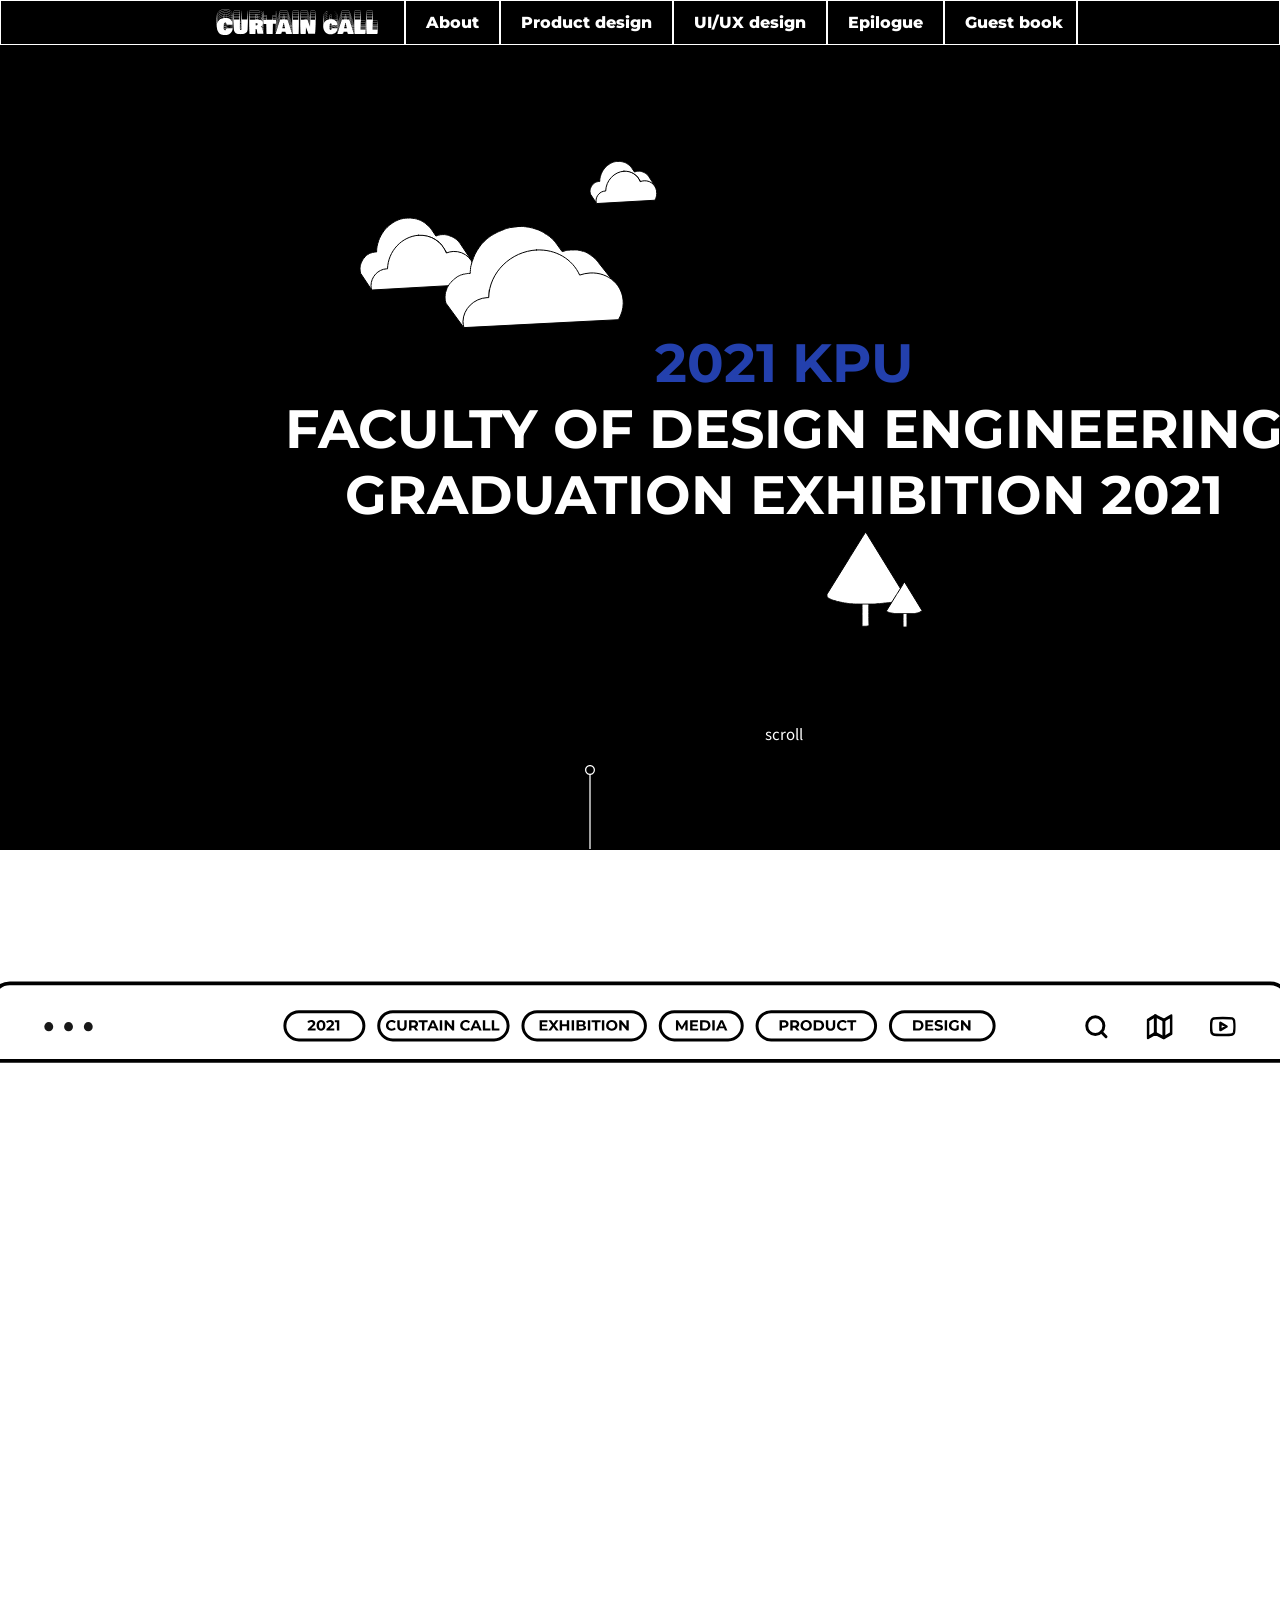
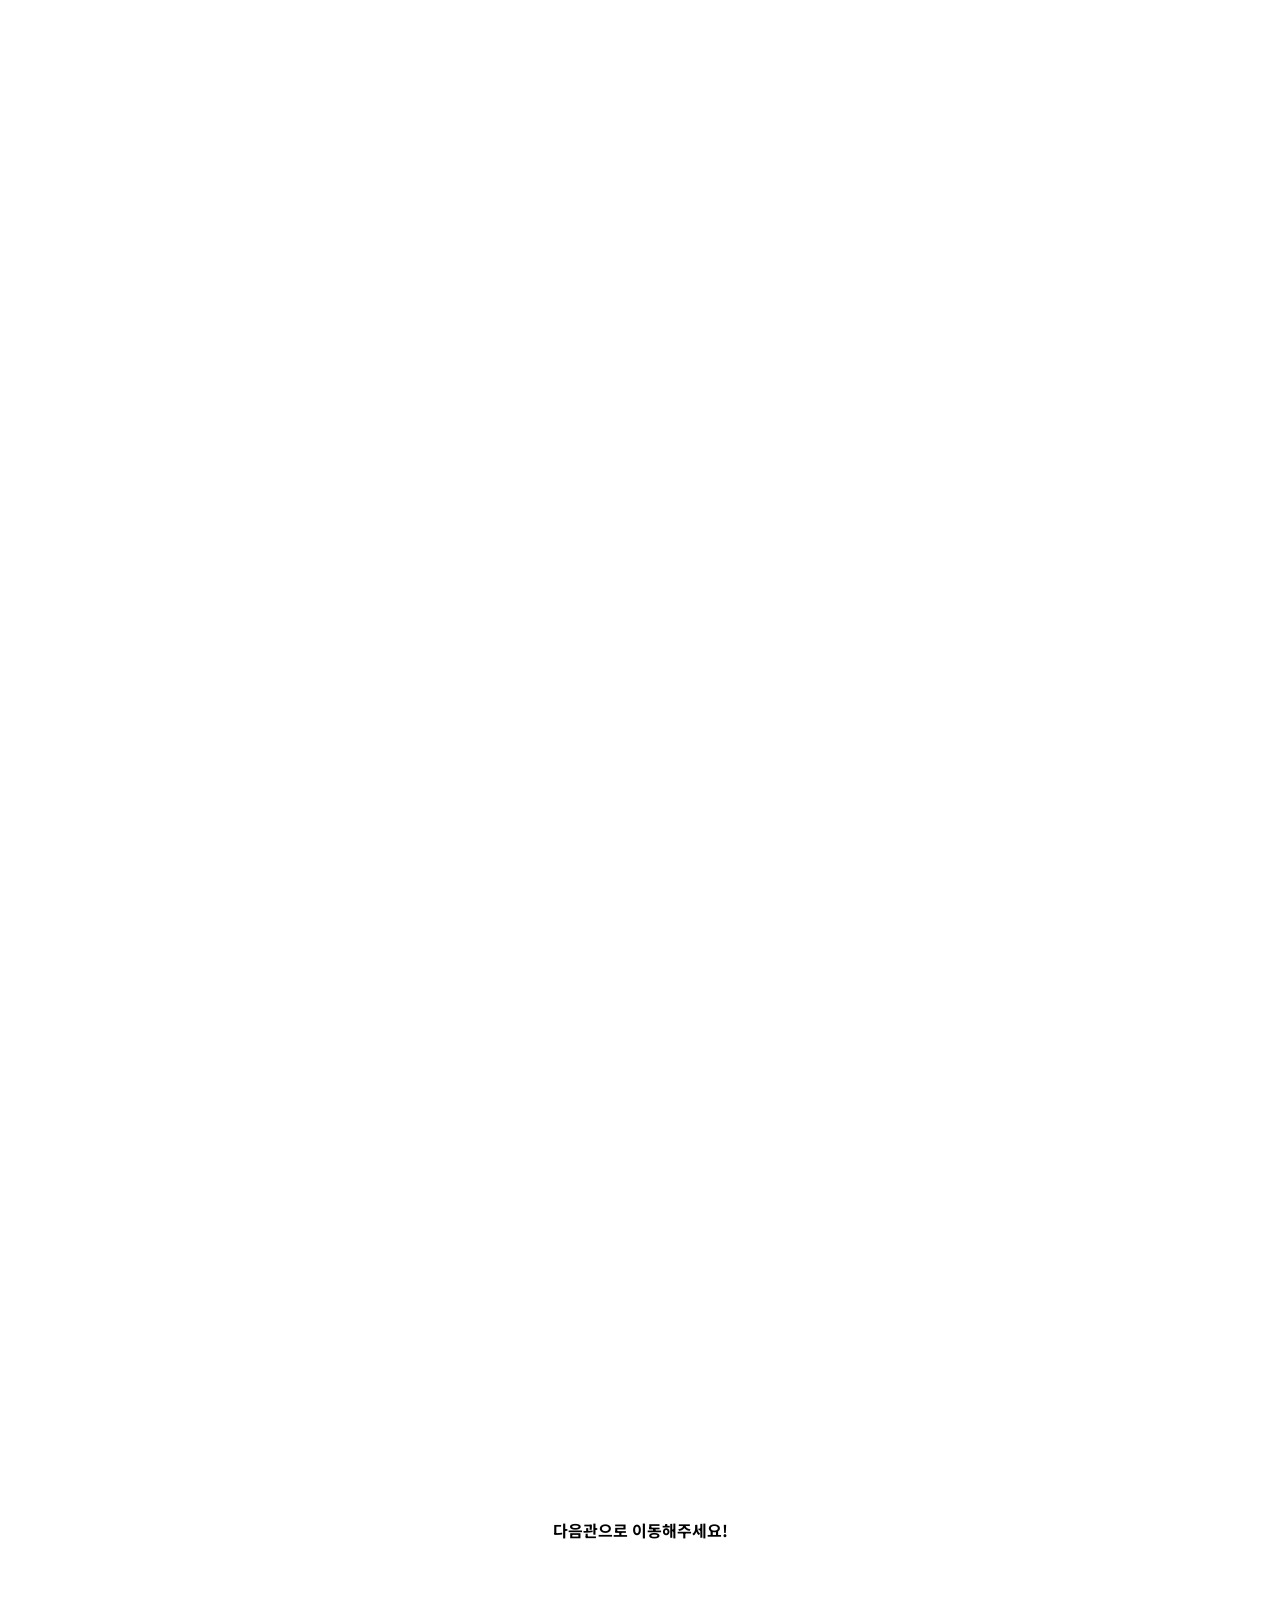
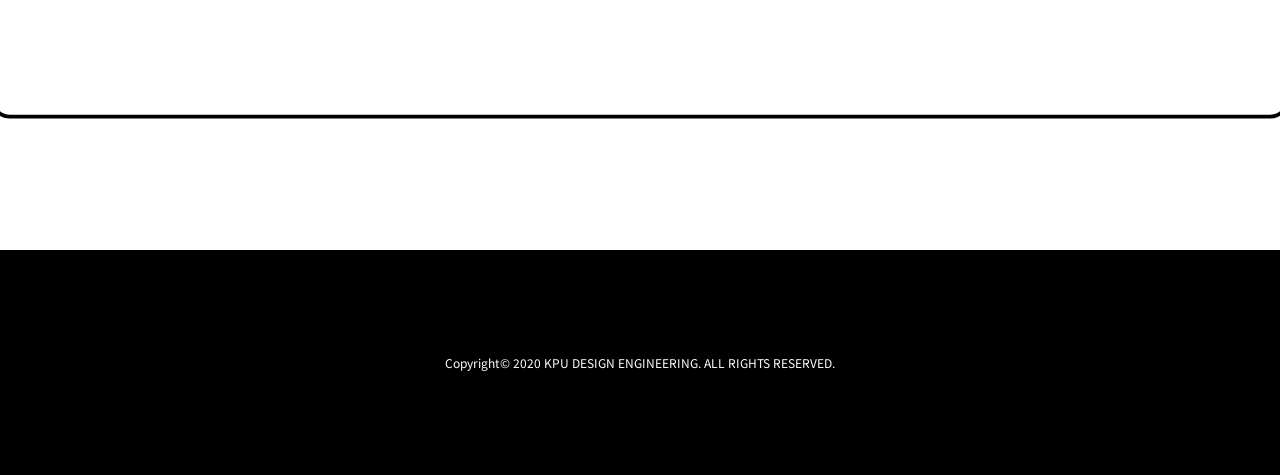
<file: About.html>
<!DOCTYPE html>
<html lang="en">
<head>
	<meta charset="UTF-8">
	<meta name="viewport" content="width=device-width, initial-scale=1.0">
	<title>About</title>
	<link rel="preconnect" href="https://fonts.gstatic.com">
	<link rel="preconnect" href="https://fonts.gstatic.com">
	<link rel="stylesheet" href="https://unpkg.com/aos@2.3.1/dist/aos.css" />
	<script src="https://unpkg.com/aos@2.3.1/dist/aos.js"></script>
	<link href="https://fonts.googleapis.com/css2?family=Noto+Sans+KR&display=swap" rel="stylesheet">
	<link href="https://fonts.googleapis.com/css2?family=Montserrat:wght@800&display=swap" rel="stylesheet">
	<style type="text/css">

	
		
		* {
			box-sizing: border-box;
			padding: 0;
			margin: 0;

		}
		body {
			font-family: 'Noto Sans KR', sans-serif;
		}

		.header {
			font-family: 'Montserrat', sans-serif;
			font-weight: 800;
			position: fixed;
			border: 1px solid rgb(255, 255, 255);
			background-color: white;
			display: flex;
			align-items:center;
    		margin-right: auto;
    		margin-left: auto;
    		flex-wrap: nowrap;
    		width: 100vw;
    		justify-content: space-between;
			background: rgb(0, 0, 0);
    		
			z-index: 10;

		}

		.header img {
			height: 3.3vw;
			float: left;
		}


		.header ul{
			list-style: none;
			display: flex;
		}


		.header li {
			
			border-left:2px solid rgb(255, 255, 255); 
			padding-left: 20px;
			
		}

		.header a{
			color: inherit;
			font-size: 1em;
			text-decoration: none;
			line-height: 3.38vw;
			color: #fff;

		}

		.header li:hover{
			background-color: #2340AD;
			color: white;

		}

		.header li:not(:last-child) {
			padding-right: 20px;
		}

		.header li:nth-child(6) {
			border-right: 2px solid rgb(255, 255, 255);
			padding-right: 1.04vw; 
			

		}

		.header-svg  {
			margin-top: 5.2vw;
			margin-left: 5.72vw;
		
		}

		.cont{
			
			height: 100vw;
			padding-top:3.9vw;
		}

		.logo{
			margin-left: 15.2vw;
			padding-left: 20px;
			padding-right: 20px;
			
		}

		.guest{
			margin-right: 15.7vw;
		}

		.cont{
			height: 1940px;
			padding-top: 75px;
		}



		.banner{
			widows: 100vh;
			height: 850px;
			background-color: black;
			/*position: relative;*/
		}

		.banner h1{
			font-size: 54px;
			color: #fff;
			position: absolute;
			top: 330px;
			width: 1200px;  
			left: 30%; 
			margin-left: -200px;
			text-align: center;
			font-family: 'Montserrat', sans-serif;
		}
		.banner span{
			color: #2340AD;
		}

		.container{
			position: relative;
		}
		
		.cloud3 {
			top: 160px;
			left: 589px;
			position: absolute;
		}
		.cloud2 {
			top: 217px;
			left: 359px;
			position: absolute;
		}
		.cloud1 {
			top: 225px;
			left: 444px;
			position: absolute;
		}
		.Tree {
			top: 531px;
			right: 357px;
			position: absolute;
		}
		.banner p{
			color: #fff;
			font-size: 15px;
			position: absolute;
			top: 723px;
			width: 1200px;  
			left: 30%; 
			margin-left: -200px;
			text-align: center;
		}
		.scroll{
			position: absolute;
			top: 765px;
			width: 10px;  
			left: 61.3%; 
			margin-left: -200px;
			text-align: center;
		}
		.main{
			position: relative;
		}
		
		.main .about{
			position: absolute;
			top: 50%;
            left: 50%;
            width: 1300px;
            height: 2500px;
            transform: translate(-50% , -50%);
            margin-top: 1300px;
            z-index: -10;
		}
		.curtain_call{
			position: absolute;
			margin-top: 300px;
			margin-left: 380px;
			z-index: -10;

			/* animation-name: ; */
		}

		/* 커튼콜 애니메이션 */

		.about_textbox{
			margin-top: 500px;
			position: absolute;
			width: 680px;
			margin-left: 870px;
		}

		.main h1{
			font-family: 'Montserrat', sans-serif;
			font-size: 17px;
			position: absolute;
			font-weight: 900;
		}

		.main p{
			width: 671px;
			font-size: 16px;
			position: absolute;
			margin-top: 40px;
		}
		.main h2{
			margin-top: 170px;
			font-size: 16px;
			font-weight: 300;
		}
		.main .bold{
			font-weight: 900;
		}

		.main h3{
			position: absolute;
			font-family: 'Montserrat', sans-serif;
			font-size: 54px;
			margin-left: 380px;
			margin-top: 920px;
		}
		.main .youtube{
			position: absolute;
			width: 1140px;
			height: 600px;
			margin-left: 380px;
			margin-top: 1000px;
			z-index: -10;
		}
		.viewing_tip{
			position: absolute;
			width: 450px;
			height: 200px;
			margin-left: 400px;
			margin-top: 1800px;
			z-index: -10;

		}
		.viewing_tip h4{
			position: absolute;
			font-family: 'Montserrat', sans-serif;
			font-size: 54px;
		}
		.viewing_tip p{
			position: absolute;
			font-size: 16px;
			margin-top: 80px;
		}

		.viewing_{
			position: absolute;
			/*width: 450px;
			height: 200px;*/
			margin-left: 1000px;
			margin-top: 1650px;
			z-index: -10;

			animation-name: up-down;
			animation-duration: infinite;
			animation-delay: 3s;

		}

		@keyframes up-down{
			0%{
				transform: rotate(0deg);
			}

			50%{
				transform: rotate(360deg);
			}

			100%{
				transform: rotate(0deg);
			}
		}

		h5{
			position: absolute;
			font-size: 16px;
			font-weight: 600px;
			margin-top: 2280px;
			top: 50%;
            left: 50%;
            transform: translate(-50% , -50%);
		}
		.next_{
			position: absolute;
			/* top: 50%;
            left: 50%;
            transform: translate(-50% , -50%); */
            margin-top: 2310px;
            z-index: -10;
			margin-left: 44.5%;

		}







		footer{
			position: absolute;

		    margin-top: 2600px;

		    width:100%;

		    height:225px;   

		    background:#000000;
		}

		footer p{
			/*position: absolute;*/
			/*margin-top: 2400px;*/
			font-size: 12px;
			color: #fff;
			font-weight: 400;
			text-align: center;
			line-height: 225px;
		}
		
		/*footer{
			background-color: #000000;

			height: 225px;

			display: flex;
			justify-content: center;
			align-items: center;

			margin-top: 100px;
		}
		footer h5{
			font-family: 'Roboto', sans-serif;
			font-weight: 400;
			font-size: 12px;
			line-height: 130%;
			color: #ffffff;
		}
*/


	</style>
</head>
<body>
	
	
	<header class="header">
		
		<a href="#"><img class="logo" src="logo_white.svg"></a>	
			<ul>
				<li><a href="#">About</li>
				<li><a href="#">Product design</a></li>
				<li><a href="#">UI/UX design</a></li>
				<li ><a href="#">Epilogue</a></li>
				<li class="guest"><a href="#">Guest book</a></li>
				
			</ul>
				
	</header>

	<div class="banner">
		<div class="container">
			<div class="cloud_all">
				<img src="cloud_3.svg" class="cloud3">
				<img src="cloud_2.svg" class="cloud2">
				<img src="cloud_big.svg" class="cloud1">
			</div>
			<h1 data-aos="fade-down" data-aos-easing="ease-in" data-aos-duration="900"><span>2021 KPU</span><br>FACULTY OF DESIGN ENGINEERING<br>GRADUATION EXHIBITION 2021</h1>
			<img src="Tree.svg" class="Tree">
			<img src="scroll.svg" class="scroll">
			<p>scroll</p>
		</div>
	</div>


	<div class="main">
		<img src="about_.svg" class="about">
		<img src="curtain_call.svg" class="curtain_call" data-aos="fade-right" >
		<div class="about_textbox" data-aos="fade-left"  >
			<h1>MEDIA & PRODUCT DESIGN GRADUATION EXHIBITION 2021 </h1>
			<p><b class="bold">《커튼콜》</b>은  뮤지컬, 오페라, 연극 등의 공연이 끝난 후 출연진들이 관객들의 박수와 찬사에 답하기 위해 다시 무대 위에 오르는 것. 2021년 KPU 미디어&제품 디자인 공학부 졸업전시에서는 4년 동안의 긴 여정에 대한 행보와 그들의 노고를 녹여낸, 작품이라는 하나의 ‘무대’위에서 막이 내린 커튼을 걷어올려 관객들의 환호와 찬사를 받기 위한 자리 입니다.</p>


	        <h2>미래를 위해 열심히 달려온 서로를 격려하고, 더 큰 사회로 나아가 무궁무진하게 발전할 우리들의 모습을 기록한 전시회인 만큼, 앞으로 2부가 더욱 기대되는 졸업생들이 공연을 마치며 한단계 도약할 수 있는 초석이 될 작품들을 즐겁게 관람하시길 바랍니다.</h2>
	    </div>

	    <h3 data-aos="fade-right" >Introduction video</h3>
	    <iframe class="youtube"   data-aos="fade-left"  width="560" height="315" src="https://www.youtube.com/embed/-esqlmrJxZE" title="YouTube video player" frameborder="0" allow="accelerometer; autoplay; clipboard-write; encrypted-media; gyroscope; picture-in-picture" allowfullscreen></iframe>

	    <div class="viewing_tip"  data-aos="fade-right" >
	    	<h4>Viewing Tips!</h4>
	    	<p><b>《관람 TIP!》</b><br>
				4년의 기간을 배움으로, 1년 반이라는 실습 및 구현으로 노력한만큼<br>
				모든 학생들의 작품을 관람하시도록 이벤트가 준비되어 있습니다!<br>
				작품을 관람하기 전과 후 차이가 있으니 퍼즐을 맞추듯 즐겁게 관람을<br>
				즐겨주시기 바랍니다 :)</p>
	    </div>

	    <img src="viewing_.svg" class="viewing_" data-aos="zoom-in" data-aos-easing="ease-out-cubic">

	    <h5>다음관으로 이동해주세요!</h5>
	    <a href="../메인화면/Main home.html"><img src="next.svg" class="next_" data-aos="flip-up"></a>
	    

	</div>

	<!-- <div class="cont"> -->
	




	<footer>
		<p>Copyright© 2020 KPU DESIGN ENGINEERING. ALL RIGHTS RESERVED.</p>

	</footer>


	<script>
		AOS.init({
			easing: 'ease-out-back',
			duration: 1000
		});
	 
	</script> 

	
</body>
</html>
</file>
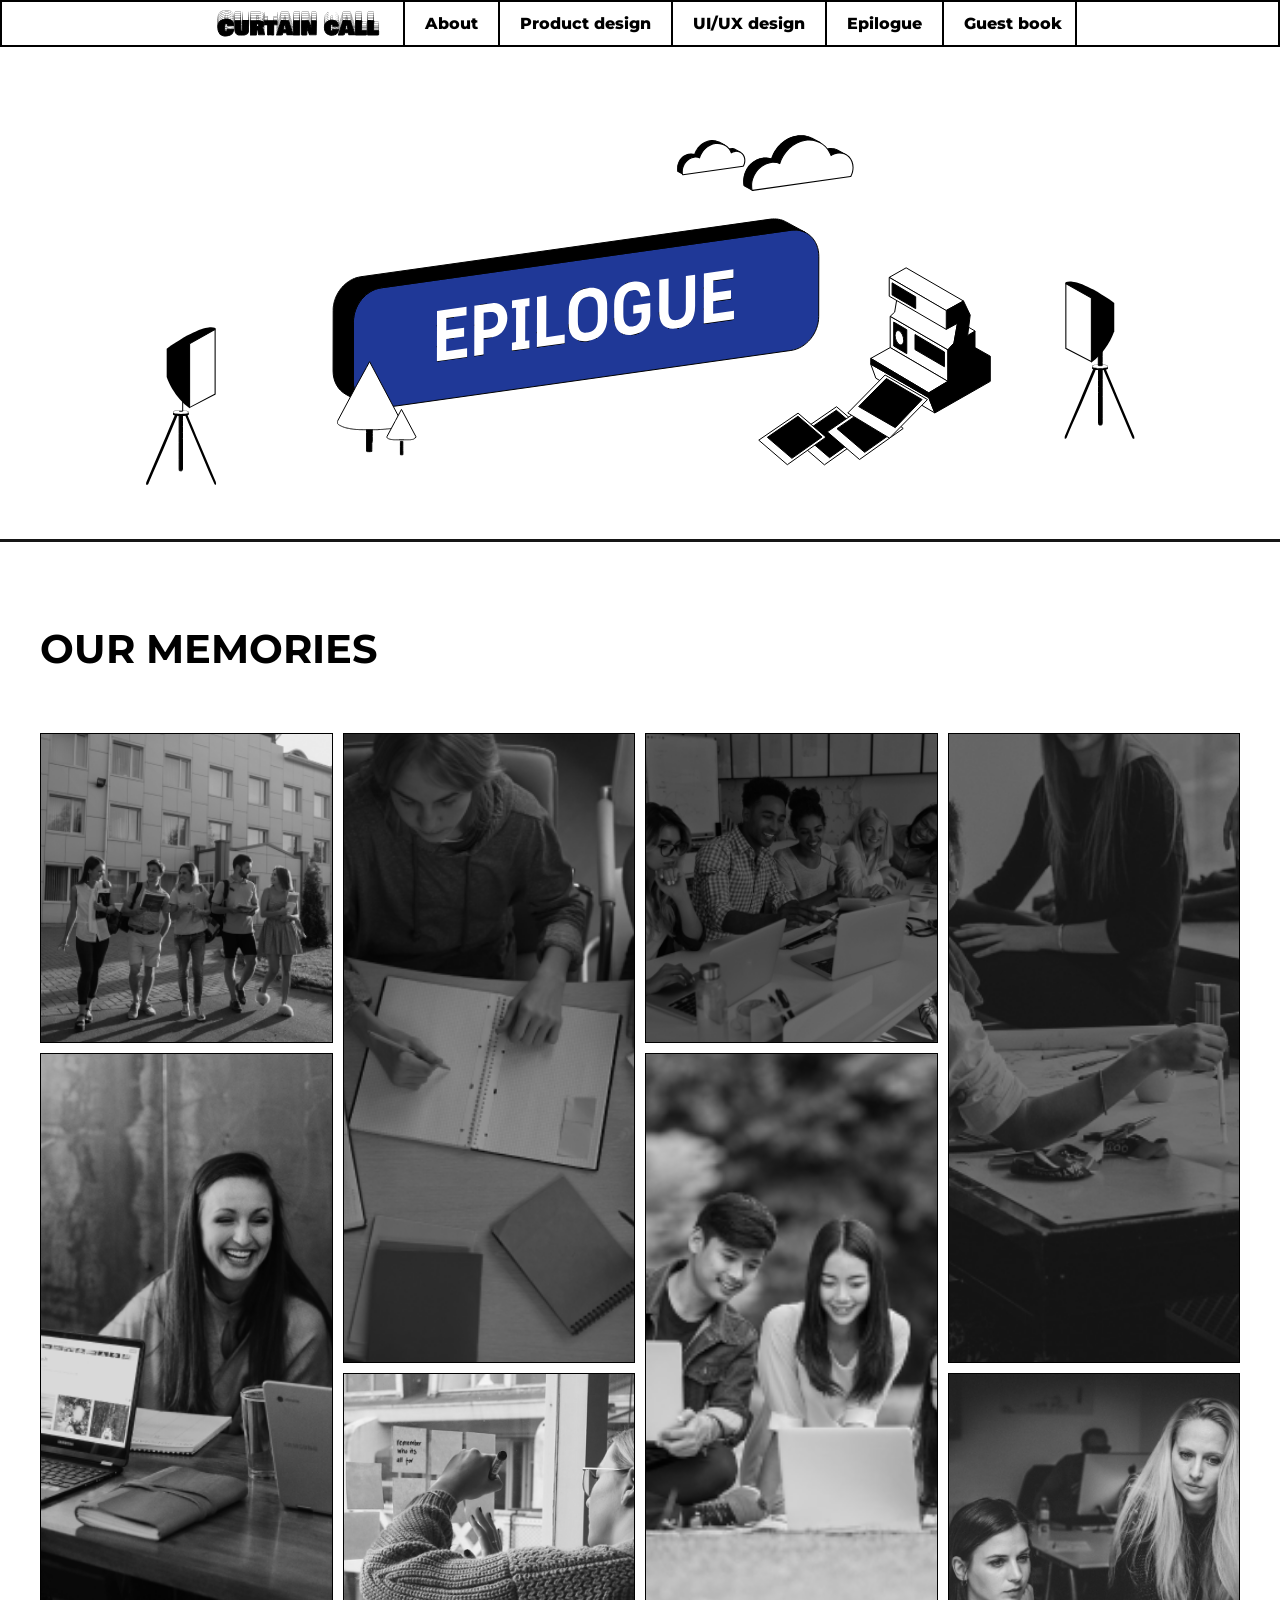
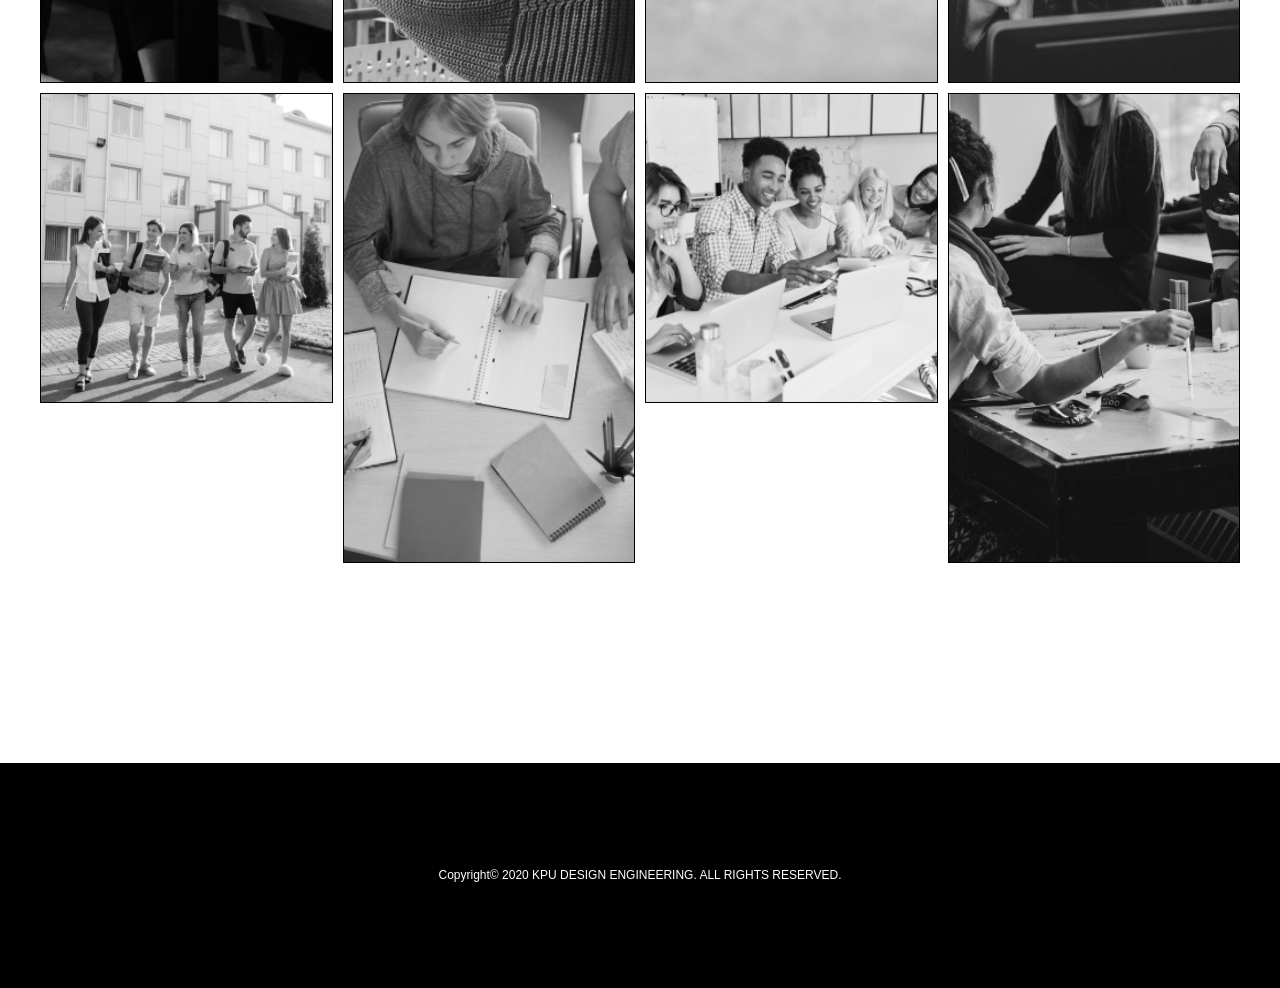
<file: history.html>
<!DOCTYPE html>
<html lang="ko-KR">
<head>
    <meta charset="UTF-8">
    <meta name="viewport" content="width=device-width, initial-scale=1.0">
    <title>Epilogue</title>
    <link rel="stylesheet" href="./slider1.css">
    <link rel="preconnect" href="https://fonts.gstatic.com">
    <link rel="stylesheet" href="https://unpkg.com/aos@2.3.1/dist/aos.css" />
    <script src="https://unpkg.com/aos@2.3.1/dist/aos.js"></script>    <link href="https://fonts.googleapis.com/css2?family=Montserrat:wght@800&display=swap" rel="stylesheet">
    <link href="https://fonts.googleapis.com/css2?family=Bowlby+One+SC&display=swap" rel="stylesheet">
</head>
<body>

<header class="header">
          
      <a href="../메인화면/Main home.html"><img class="logo" src="LOGO (1).svg"></a> 
      <ul>
        <li><a href="../전시소개/About.html">About</li>
        <li><a href="../작품나열/Product list.html">Product design</a></li>
        <li><a href="../작품나열/Product list.html">UI/UX design</a></li>
        <li ><a href="../에필로그/History.html">Epilogue</a></li>
        <li class="guest"><a href="../코멘트/flower animation.html">Guest book</a></li>
        
      </ul>

            
            
</header>



<!-- 이미지 슬라이드 
<div class="under-line"></div>


<div class="slider">
    <input type="radio" name="slide" id="slide1" checked>
    <input type="radio" name="slide" id="slide2">
    <input type="radio" name="slide" id="slide3">
    <input type="radio" name="slide" id="slide4">
    <ul id="imgholder" class="imgs">
         <li><img src="https://cdn.news.unn.net/news/photo/202007/232539_117774_1815.jpg"></li>
        <li><img src="https://cdn.joongboo.com/news/photo/201709/1192479_1074229_1913.jpg" ></li>
        <li><img src="http://www.dhnews.co.kr/news/photo/201806/82307_71051_515.jpg" ></li>
        <li><img src="https://lh3.googleusercontent.com/proxy/PkkFUXjzJJv6FYU9UpvfG-edPPzLIW8m_uZFhhMGESv9hx-PqKqx4G1RQ1Z5Vq4fy2OsbX5lJWjvd2KD4HeCx9X0HUeBUpqsy-53dQju2NlZkBSWXywFyB1N2L4dAPRCRAugVNcRgu_gALeDn8AaFlLI1ckOFw"></li>
    </ul>
    </ul>
    <div class="bullets">
        <label for="slide1">&nbsp;</label>
        <label for="slide2">&nbsp;</label>
        <label for="slide3">&nbsp;</label>
        <label for="slide4">&nbsp;</label>
    </div>
</div> -->

<section class="conA">
  <img src="Epilogue.svg" data-aos="zoom-out-up">
</section>
<div class="deco-line"></div>
<div class="sub-text"><h2>OUR MEMORIES</h2></div>
 
<grid-container class=grid-container>

  <grid-item img01></grid-item>
  <grid-item img02></grid-item>
  <grid-item img03></grid-item>
  <grid-item img04></grid-item>
  <grid-item img05></grid-item>
  <grid-item img06></grid-item>
  <grid-item img07></grid-item>
  <grid-item img08></grid-item>
  <grid-item img09></grid-item>
  <grid-item img10></grid-item>
  <grid-item img11></grid-item>
  <grid-item img12></grid-item>

</grid-container>  


        <a href="#" class="load"><img src="lode more.svg" class="loadmore" data-aos="flip-up"></a>


<footer>
        <h5>Copyright© 2020 KPU DESIGN ENGINEERING. ALL RIGHTS RESERVED.</h5>
</footer>   



<script>
    AOS.init({
        easing: 'ease-out-back',
        duration: 1000
    });
 
</script>   
        

</body>
</html>
</file>
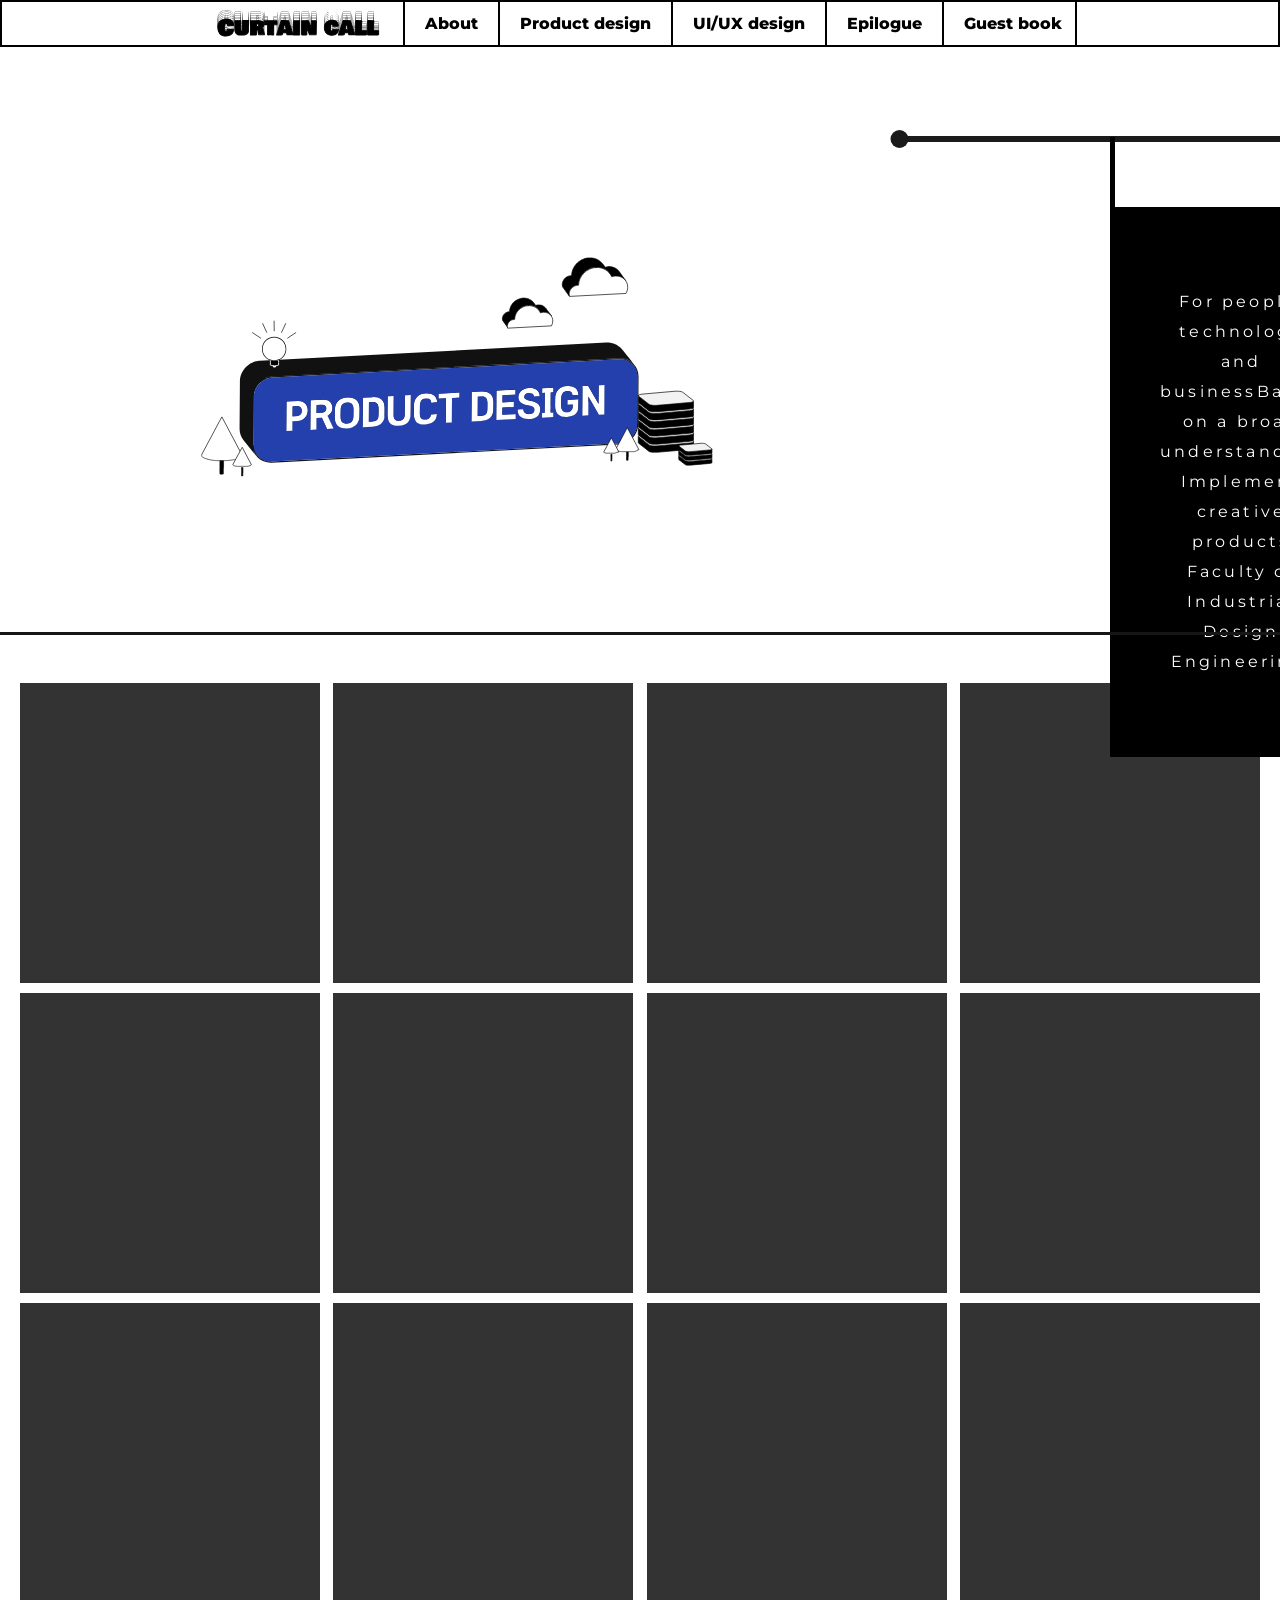
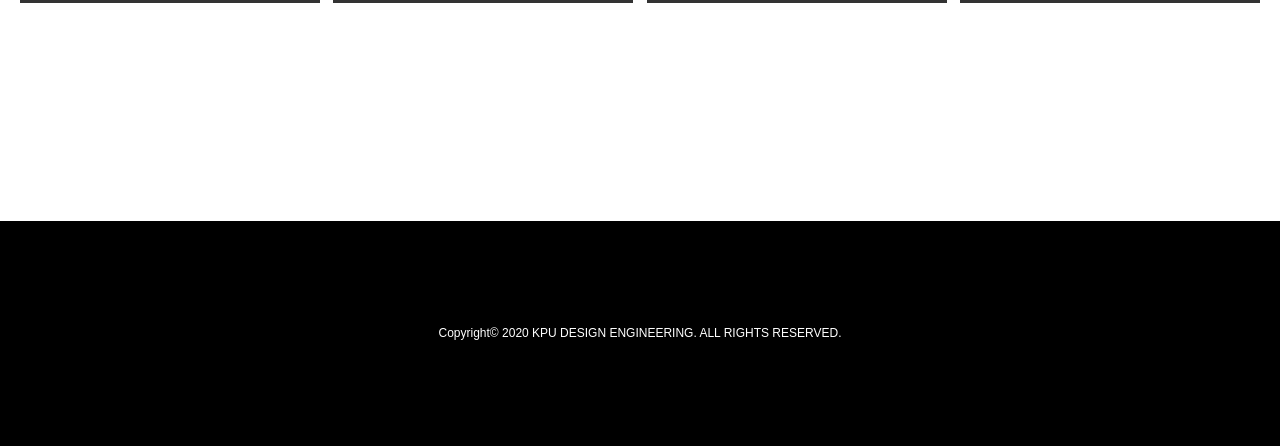
<file: Product list.html>
<!DOCTYPE html>
<html lang="en">
<head>
	<meta charset="UTF-8">
	<meta name="viewport" content="width=device-width, initial-scale=1.0">
	<title>Product Design</title>
	<link rel="preconnect" href="https://fonts.gstatic.com">
	<link rel="preconnect" href="https://fonts.gstatic.com">
	<link href="https://fonts.googleapis.com/css2?family=Montserrat:wght@800&display=swap" rel="stylesheet">
	<link rel="stylesheet" href="https://unpkg.com/aos@2.3.1/dist/aos.css" />
	<script src="https://unpkg.com/aos@2.3.1/dist/aos.js"></script>
	<link href="https://fonts.googleapis.com/css2?family=Bowlby+One+SC&display=swap" rel="stylesheet">
	<style type="text/css">
		
				* {
			box-sizing: border-box;
			padding: 0;
			margin: 0;



		}

		.header {
			font-family: 'Montserrat', sans-serif;
			font-weight: 800;
			position: fixed;
			border: 2px solid black;
			background-color: white;
			display: flex;
			align-items:center;
    		margin-right: auto;
    		margin-left: auto;
    		flex-wrap: nowrap;
    		width: 100vw;
    		justify-content: space-between;
			background: white;
    		
			z-index: 10;


		}

		.header img {
			height: 3.3vw;
			float: left;
		}


		.header ul{
			list-style: none;
			display: flex;
		}


		.header li {
			
			border-left:2px solid black; 
			padding-left: 20px;
			
		}

		.header a{
			color: inherit;
			font-size: 1em;
			text-decoration: none;
			line-height: 3.38vw;


		}

		.header li:hover{
			background-color: #2340AD;
			color: white;

		}

		.header li:not(:last-child) {
			padding-right: 20px;
		}

		.header li:nth-child(6) {
			border-right: 2px solid rgb(0, 0, 0);
			padding-right: 1.04vw; 
			

		}

		.header-svg  {
			margin-top: 8.2vw;
			margin-left: 15.72vw;
			height: 300px;
		
		}

		.cont{
			
			height: 100vw;
			padding-top:3.9vw;
		}

		.logo{
			margin-left: 15.2vw;
			padding-left: 20px;
			padding-right: 20px;
			
		}

		.guest{
			margin-right: 15.7vw;
		}


		.container1{
			display: flex;
			justify-content: center; 
			flex-wrap: wrap;
			margin-top: 80px;

			
		}
		.RESEARCH{

			width: 1240px;
			height: 1080px;
		}

		/* 호버시 보이는 입장하기 */
		.info{
			
			display: block;
			margin-right: auto;
			margin-left: auto;
			margin-bottom: auto;
			margin-top: 120px;

			text-align: center;

			color: white;
			

			padding-top: 16px;
			padding-bottom: 16px;
			width: 60%;
			border : 1px solid white;
		

			opacity: 0;
			transition: opacity 0.5s ease;
		}

		
		

		.news-2{
			display: flex;
			justify-content: space-between;
			flex-wrap: wrap;

			margin-top: 8vh;






		}
		.news-2 a{
			width: 300px;
			height: 300px;
			margin-top: 10px;

			text-decoration: none;

			position: relative;
		} 

		.news-2 a:hover .info{
		     opacity: 0.8;
		     
		}


		.news-2 a:hover {	
		    background-image: linear-gradient(rgba(18,31,151), rgba(18,31,151)); 
		    opacity: 80%;
		    
		  }  

		

		.news-2 .item1-1{
			background-image:linear-gradient(rgba(0,0,0,0.8), rgba(0,0,0,0.8)), url(https://i.pinimg.com/originals/37/79/07/37790716ea8574770657c88706ce8cbd.jpg);
			background-size: cover;
			background-repeat: no-repeat;
			background-position: center;
		}
		.news-2 .item1-2{
			background-image: linear-gradient(rgba(0,0,0,0.8), rgba(0,0,0,0.8)),url(https://image.isu.pub/180120175405-dce7df4ed9a2fb09b6ab6b4d946e1b20/jpg/page_1.jpg);
			background-size: cover;
			background-repeat: no-repeat;
			background-position: center;

			overflow: hidden;
		}
		.news-2 .item1-3{
			background-image: linear-gradient(rgba(0,0,0,0.8), rgba(0,0,0,0.8)),url(https://www.mytemplate.org/document/product-design-resume-of-product-design-portfolio-sebastian-halin-2018-of-product-design-resume-1.jpg);
			background-size: cover;
			background-repeat: no-repeat;
			background-position: center;

			overflow: hidden;
		}

		.news-2 .item1-4{
			background-image:linear-gradient(rgba(0,0,0,0.8), rgba(0,0,0,0.8)), url(https://image.slidesharecdn.com/industrialdesignportfoliolr-100704211828-phpapp01/95/industrial-design-portfolio-1-728.jpg?cb=1278278327);
			background-size: cover;
			background-repeat: no-repeat;
			background-position: center;

			overflow: hidden;
		}

		.news-2 .item1-5{
			background-image:linear-gradient(rgba(0,0,0,0.8), rgba(0,0,0,0.8)), url(https://images.squarespace-cdn.com/content/v1/5281bd62e4b0c046bfac162c/1566953933134-S1O806YGDIGUDY9SLWD6/ke17ZwdGBToddI8pDm48kNIz01GxeNglza_traDdevsUqsxRUqqbr1mOJYKfIPR7LoDQ9mXPOjoJoqy81S2I8N_N4V1vUb5AoIIIbLZhVYxCRW4BPu10St3TBAUQYVKck_3oyjxD2E6g656zntaR4vQBwPCV_Yc9BnFEdXAQ6xzMr4wPFfphDwEQcs_2fgoE/Station-Lantern-02.jpg);
			background-size: cover;
			background-repeat: no-repeat;
			background-position: center;

			overflow: hidden;
		}

		.news-2 .item1-6{
			background-image:linear-gradient(rgba(0,0,0,0.8), rgba(0,0,0,0.8)), url(https://www.designdirectory.com/user_files/company_files/thumbnails/frm_thumbnail_9452_9739_PU0m8KmlT2Tlon9EbERPeJcsb.jpg);
			background-size: cover;
			background-repeat: no-repeat;
			background-position: center;

			overflow: hidden;
		}

		.news-2 .item1-7{
			background-image:linear-gradient(rgba(0,0,0,0.8), rgba(0,0,0,0.8)), url(https://images.squarespace-cdn.com/content/v1/5cab5d4a7a1fbd1d5eb609b5/1560457061425-9L47JVTAW2HNLVIGYFT7/[base64]/ICC-industrial-design-automotive-style.jpg);
			background-size: cover;
			background-repeat: no-repeat;
			background-position: center;

			overflow: hidden;
		}

		.news-2 .item1-8{
			background-image:linear-gradient(rgba(0,0,0,0.8), rgba(0,0,0,0.8)), url(https://i.pinimg.com/originals/8e/22/c3/8e22c3a317ed369ee4a184137d0ecf2b.png);
			background-size: cover;
			background-repeat: no-repeat;
			background-position: center;

			overflow: hidden;
		}
		.news-2 .item1-9{
			background-image: linear-gradient(rgba(0,0,0,0.8), rgba(0,0,0,0.8)), url(https://academics.design.ncsu.edu/departments/wp-content/uploads/2017/03/secure-Pratik-Shrirang-Bendale.jpg);
			background-size: cover;
			background-repeat: no-repeat;
			background-position: center;

			overflow: hidden;
		}

		.news-2 .item1-10{
			background-image: linear-gradient(rgba(0,0,0,0.8), rgba(0,0,0,0.8)), url(https://academics.design.ncsu.edu/departments/wp-content/uploads/2017/03/secure-Pratik-Shrirang-Bendale.jpg);
			background-size: cover;
			background-repeat: no-repeat;
			background-position: center;

			overflow: hidden;
		}

		.news-2 .item1-11{
			background-image: linear-gradient(rgba(0,0,0,0.8), rgba(0,0,0,0.8)), url(https://academics.design.ncsu.edu/departments/wp-content/uploads/2017/03/secure-Pratik-Shrirang-Bendale.jpg);
			background-size: cover;
			background-repeat: no-repeat;
			background-position: center;

			overflow: hidden;
		}

		.news-2 .item1-12{
			background-image: linear-gradient(rgba(0,0,0,0.8), rgba(0,0,0,0.8)), url(https://academics.design.ncsu.edu/departments/wp-content/uploads/2017/03/secure-Pratik-Shrirang-Bendale.jpg);
			background-size: cover;
			background-repeat: no-repeat;
			background-position: center;

			overflow: hidden;
		}

		.conB {
			position: absolute;
			/*float: right;*/
			background-color: black;
			color: white;
			padding: 80px 50px;
			font-size: 1em;
			letter-spacing: 0.2em;

			margin-top: 10.5vh;
			margin-left: 1110px;

			line-height: 30px;

			font-family: 'Montserrat', sans-serif;

			text-align: center;

			

		}

		.conB::after{
			content: '';
			width: 5px;
			height: 80px;
			background-color: black;
			position: absolute;
			left: 0;
			top: -70px;


		}

		.conB::before{
			content: '';
			width: 5px;
			height: 80px;
			background-color: black;
			position: absolute;
			right: 0;
			top: -70px;


		}

		/*.conB:after{
			content: "";
			position: absolute;
			width: 5px;
			height: 2vh;
			background-color: black;
			left: 0;
			top: -50px;
		}*/

		.top-stick{
			
			transform: translate(700px,40px);
			overflow: hidden;
			margin-top: 10vh;
			width: 1200px;
		
		}

		footer{
			background-color: #000000;

			height: 225px;

			display: flex;
			justify-content: center;
			align-items: center;

			margin-top: 140px;
		}
		footer h5{
			font-family: 'Roboto', sans-serif;
			font-weight: 400;
			font-size: 12px;
			line-height: 130%;
			color: #ffffff;
		}

		.deco-line{
			position: absolute;
			  width: 100%;
			  border-bottom: 3px solid #161616;
			  margin-top:  520px;
			  display: block;
			  }

		

	</style>
</head>
<body>
	
	
	<header class="header">
		
			<a href="../메인화면/Main home.html"><img class="logo" src="LOGO (1).svg"></a>	
			<ul>
				<li><a href="../전시소개/About.html">About</li>
		        <li><a href="../작품나열/Product list.html">Product design</a></li>
		        <li><a href="../작품나열 uiux/uiux list.html">UI/UX design</a></li>
		        <li ><a href="../에필로그/History.html">Epilogue</a></li>
		        <li class="guest"><a href="../코멘트/flower animation.html">Guest book</a></li>
				
			</ul>

			
			
	</header>

	<div class="under-line"></div>


	<svg class="top-stick" width="819" height="18" viewBox="0 0 819 18" fill="none" xmlns="http://www.w3.org/2000/svg" >
	<rect x="9" y="6" width="1000" height="6" fill="#1B1B1B"/>
	<circle cx="9" cy="9" r="9" fill="#1B1B1B"/>
	</svg>


	<section class="conB" data-aos="fade-left">
		<div class="text-box">
			<p>For people,<br> technology and businessBased <br>
			on a broad understanding <br>Implement creative products <br>
			Faculty of Industrial<br> Design Engineering.
			</p>
		</div>
	</section>
	
	<div class="deco-line"></div>


	<section class="conA">
		<img class="header-svg" src="product design.svg" width="40%" data-aos="zoom-out-up">
	</section>

		<div class="container1">
			<div class="RESEARCH">
				<div class="news-2">
					
					<a href="#" class="item1-1">
						<div class="info"><p>입장하기</p></div>
					</a>	

					<a href="#" class="item1-2">
						<div class="info"><p>입장하기</p></div>
					</a>

					<a href="#" class="item1-3">
						<div class="info"><p>입장하기</p></div>
					</a>

					<a href="#" class="item1-4">
						<div class="info"><p>입장하기</p></div>
					</a>

					<a href="#" class="item1-5">
						<div class="info"><p>입장하기</p></div>
					</a>

					<a href="#" class="item1-6">
						<div class="info"><p>입장하기</p></div>
					</a>

					<a href="#" class="item1-7">
						<div class="info"><p>입장하기</p></div>
					</a>

					<a href="#" class="item1-8">
						<div class="info"><p>입장하기</p></div>
					</a>

					<a href="#" class="item1-9">
						<div class="info"><p>입장하기</p></div>
					</a>

					<a href="#" class="item1-10">
						<div class="info"><p>입장하기</p></div>
					</a>

					<a href="#" class="item1-11">
						<div class="info"><p>입장하기</p></div>
					</a>

					<a href="#" class="item1-12">
						<div class="info"><p>입장하기</p></div>
					</a>



					
					
				</div>
			</div>
		</div>



	<footer>
		<h5>Copyright© 2020 KPU DESIGN ENGINEERING. ALL RIGHTS RESERVED.</h5>
	</footer>


<script>
    AOS.init({
        easing: 'ease-out-back',
        duration: 1000
    });
 
</script>  
	

	
</body>
</html>
</file>
<file: slider1.css>
* {
                box-sizing: border-box;
                padding: 0;
                margin: 0;
        } 

      body {
        padding-top: 0px;
      }

    :root {
                --main-color: #121F97;
                --text-bright-color: white;
                --icon-color: #fff;
                --icon-bk-color: #ddd;
                --large-width: 1000px;
                --head-font : 2.5em;
                --sub-font : 1.5em;
                --img-height : 300px;
                --img-width : 1200px;
              }            
    
         .header {
            font-family: 'Montserrat', sans-serif;
            font-weight: 800;
            position:  fixed ;
            border: 2px solid black;
            background-color: white;
            display: flex;
            align-items:center;
            margin-right: auto;
            margin-left: auto;
            flex-wrap: nowrap;
            width: 100vw;
            justify-content: space-between;
            background: white;

            top: 0;
           
            z-index: 10;



        }

        .header img {
            height: 3.3vw;
            float: left;
        }


        .header ul{
            list-style: none;
            display: flex;
        }


        .header li {
            
            border-left:2px solid black; 
            padding-left: 20px;
            
        }

        .header a{
            color: inherit;
            font-size: 1em;
            text-decoration: none;
            line-height: 3.38vw;


        }

        .header li:hover{
            background-color: #2340AD;
            color: white;

        }

        .header li:not(:last-child) {
            padding-right: 20px;
        }

        .header li:nth-child(6) {
            border-right: 2px solid rgb(0, 0, 0);
            padding-right: 1.04vw; 
            

        }

        .header-svg  {
            margin-top: 5.2vw;
            margin-left: 5.72vw;
        
        }

        .cont{
            
            height: 100vw;
            padding-top:3.9vw;
        }

        .logo{
            margin-left: 15.2vw;
            padding-left: 20px;
            padding-right: 20px;
      
        }

        .guest{
            margin-right: 15.7vw;
        }

        /*.under-line {
          width: 1400px;
          text-align: center;
          margin-left: auto;
          margin-right: auto;
          background-color : black;
          height: 1px;

          margin-top: 5vh;
        }*/
        .deco-line{
            position: absolute;
              width: 100%;
              border-bottom: 3px solid #161616;
              margin-top:  50px;
              display: block;
              }



            
    /*.slider{
        width: var(--img-width );
        height: var(--img-height);
        position: relative;
        margin: 0 auto;
        display: block;
        margin-right: auto;
        margin-left: auto;
    }

    .slider img {
        width: var(--img-width );
        height: var(--img-height);
    }



    .slider input[type=radio]{
        display: none;

    }

    ul.imgs{
        padding: 0;
        margin: 0;
        width: var(--img-width );
        height: var(--img-height);
    }

    ul.imgs li{
        position: absolute;
        opacity: 0;
        list-style: none;
        padding: 0;
        margin: 0;
        transition-delay: 0.9s;

    }

    .bullets{
        position: absolute;
        left: 50%;
        transform: translateX(-50%);
        bottom: -40px;
        z-index: 2;
    }
    .bullets label{
        display: inline-block;
       /* border-radius: 80%;*/
       /* background-color: rgba(0,0,0,0.55);*/
      /*  border : 1px solid black; 
        width: 12px;
        height: 12px;
        cursor: pointer;
    } 

    .bullets label:not(last-child) {
       margin-right: 20px;
    }

    .slider input[type=radio]:nth-child(1):checked~.bullets>label:nth-child(1){
        background-color: black;
    }
    .slider input[type=radio]:nth-child(2):checked~.bullets>label:nth-child(2){
        background-color: black;;
    }
    .slider input[type=radio]:nth-child(3):checked~.bullets>label:nth-child(3){
        background-color: black;
    }
    .slider input[type=radio]:nth-child(4):checked~.bullets>label:nth-child(4){
        background-color: black;
    }

    .slider input[type=radio]:nth-child(1):checked~ul.imgs>li:nth-child(1){
        opacity: 1;
        transition: 1s;
        z-index: 1;
    }
    .slider input[type=radio]:nth-child(2):checked~ul.imgs>li:nth-child(2){
        opacity: 1;
        transition: 1s;
        z-index: 1;
    }
    .slider input[type=radio]:nth-child(3):checked~ul.imgs>li:nth-child(3){
        opacity: 1;
        transition: 1s;
        z-index: 1;
    }
    .slider input[type=radio]:nth-child(4):checked~ul.imgs>li:nth-child(4){
        opacity: 1;
        transition: 1s;
        z-index: 1;
    } 


   
    .content-img img {
        position: relative;
    } */

    /* svg */
    .conA { 
      display: block;
      margin-left: auto;
      margin-left: auto;
      text-align: center;
      margin-top: 15vh;

        }

     grid-container {
          display: grid;                                                /* 1 */
          grid-auto-rows: 150px;                                         /* 2 */
          grid-gap: 10px;                                               /* 3 */
          width: 1200px;   /* 4 */
          grid-template-columns: repeat(4, 1fr);
          margin-right: auto;
          margin-left: auto;
        }

     [img01] {
          grid-row: span 2;                                             /* 5 */
          background-color: green;
          background-image: url(epilogue01.png);
          background-repeat: no-repeat;
          background-size: cover;
          background-position: center;
          
        }

    [img02] {
          grid-row: span 4;
          background-image: url(epilogue02.png);
          background-repeat: no-repeat;
          background-size: cover;
          background-position: center;
        }

    [img03] {
          grid-row: span 2;
          background-image: url(epilogue03.png);
          background-repeat: no-repeat;
          background-size: cover;
          background-position: center;
        }

    [img04] {
          grid-row: span 4;
          background-image: url(epilogue04.png);
          background-repeat: no-repeat;
          background-size: cover;
          background-position: center;
        }

    [img05] {
          grid-row: span 4;
          background-image: url(epilogue05.png);
          background-repeat: no-repeat;
          background-size: cover;
          background-position: center;
        }

    [img06] {
          grid-row: span 4;
          background-image: url(epilogue06.png);
          background-repeat: no-repeat;
          background-size: cover;
          background-position: center;
        }

    [img07] {
          grid-row: span 2;
          background-image: url(epilogue07.png);
          background-repeat: no-repeat;
          background-size: cover;
          background-position: center;
        }

    [img08] {
          grid-row: span 2;
          background-image: url(epilogue08.png);
          background-repeat: no-repeat;
          background-size: cover;
          background-position: center;
        }

    [img09] {
          grid-row: span 2;
          background-image: url(epilogue09.png);
          background-repeat: no-repeat;
          background-size: cover;
          background-position: center;
        }

    [img10] {
          grid-row: span 3;
          background-image: url(epilogue10.png);
          background-repeat: no-repeat;
          background-size: cover;
          background-position: center;
        }

    [img11] {
          grid-row: span 2;
          background-image: url(epilogue11.png);
          background-repeat: no-repeat;
          background-size: cover;
          background-position: center;
        }

    [img12] {
          grid-row: span 3;
          background-image: url(epilogue12.png);
          background-repeat: no-repeat;
          background-size: cover;
          background-position: center;
        }

    
    .sub-text h2 {
        font-size: 2.5em;
        color: black;
        margin-top: 15vh;
        margin-bottom: 60px;

        display: flex;
        justify-content: space-between;

        width: var(--img-width );

        margin-right: auto;
        margin-left: auto;

       font-family: 'Montserrat', sans-serif;




    }

    .more_ {
        background-color: #161616;
        width: 140px;
        height: 60px;
        display: block;
        margin-left: auto;
        margin-right: auto;
        margin-top: 120px;
        display: flex;
        justify-content: center;
        align-items: center;

    }

    .more_ a{
        display: flex;
        justify-content: center;
        align-items: center;
        color: #fff;
        font-size: 16px;
        text-decoration: none;
        font-family: 'Montserrat', sans-serif;
    }

    .more_:hover{
        background-color: #2340AD;
        color: #000;
    }





    grid-item {
          display: flex;
          align-items: center;
          justify-content: center;
          font-size: 1.3em;
          font-weight: bold;
          color: white;
          border : 1px solid black;
        }

    footer{
            background-color: #000000;

            height: 225px;

            display: flex;
            justify-content: center;
            align-items: center;

            margin-top: 200px;
        }
        footer h5{
            font-family: 'Roboto', sans-serif;
            font-weight: 400;
            font-size: 12px;
            line-height: 130%;
            color: #ffffff;
        }

    
.loadmore{
            position: absolute;
            /* top: 50%;
            left: 50%;
            transform: translate(-50% , -50%); */
           
            z-index: -10;
            margin-left: 44.5%;
            padding-bottom: 40px;
            margin-top: 60px;

        }

        .load{
             margin-bottom: 40px;
        }
</file>
